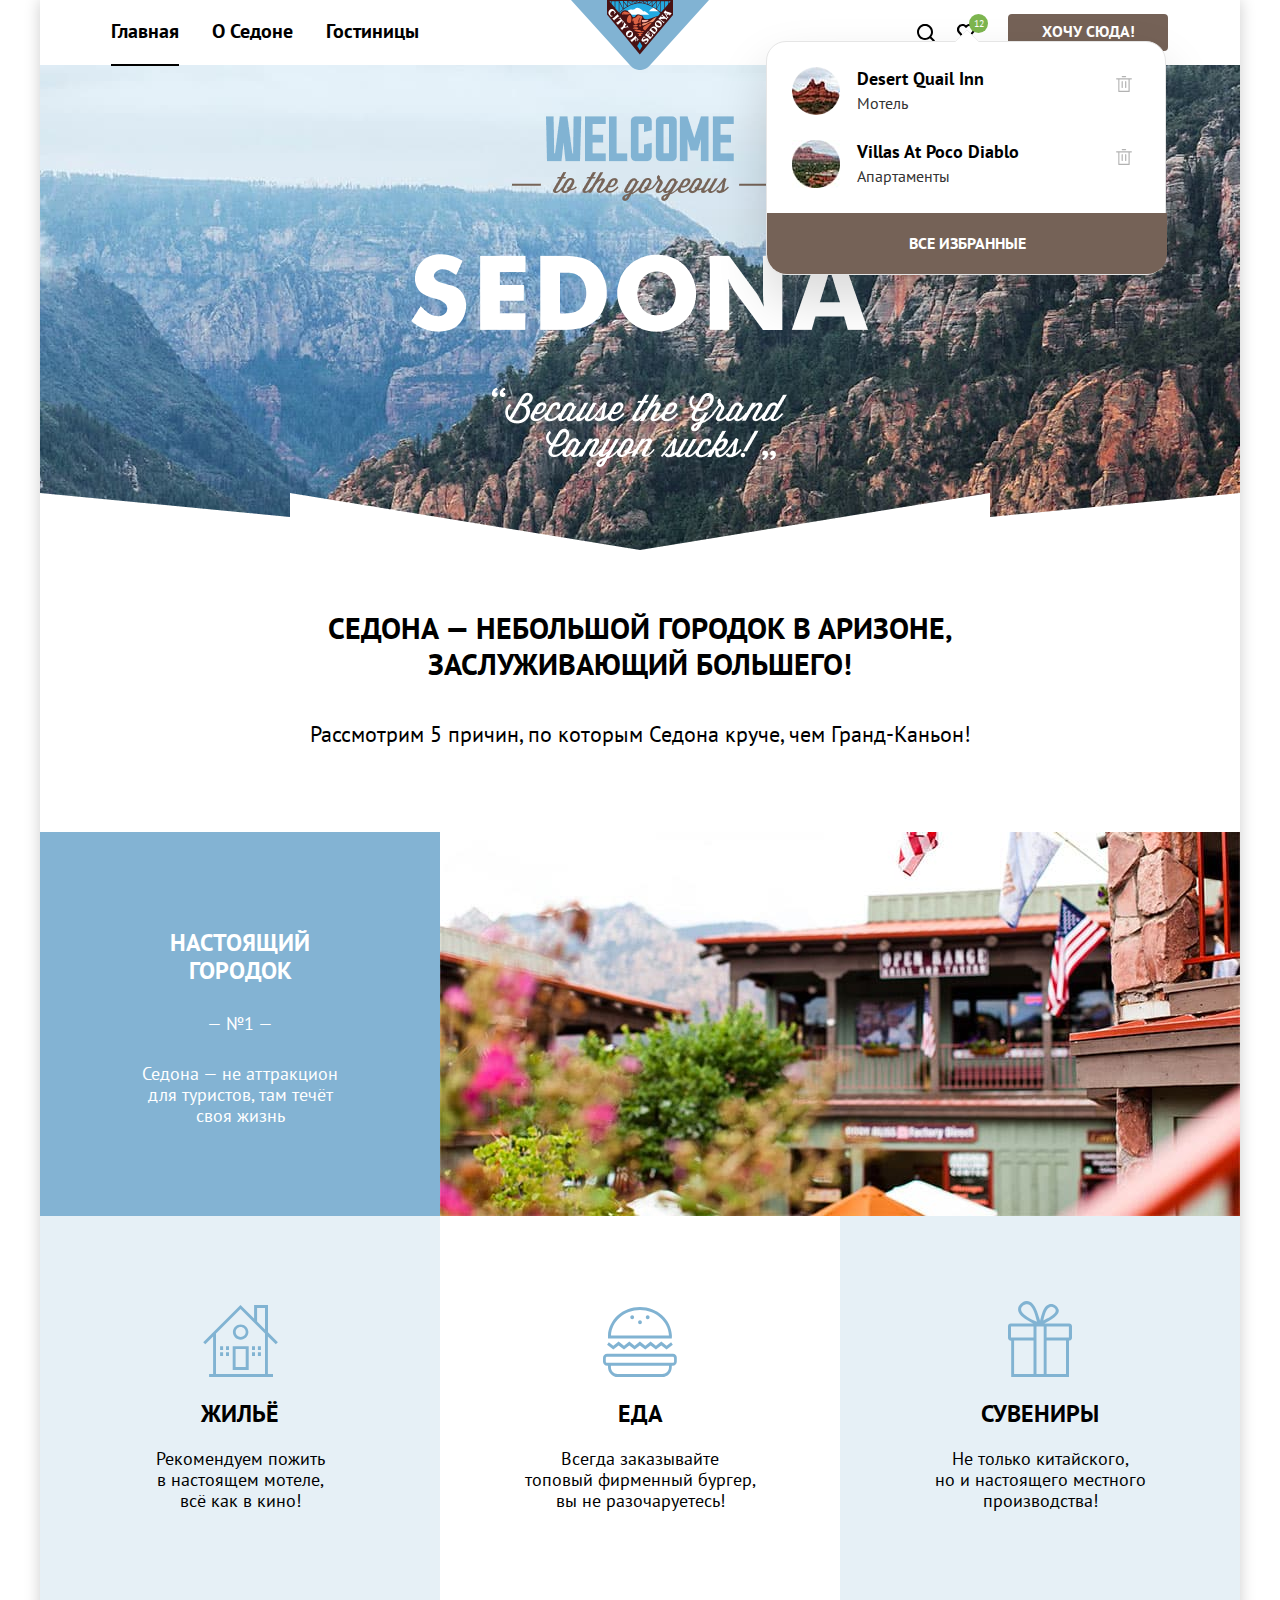
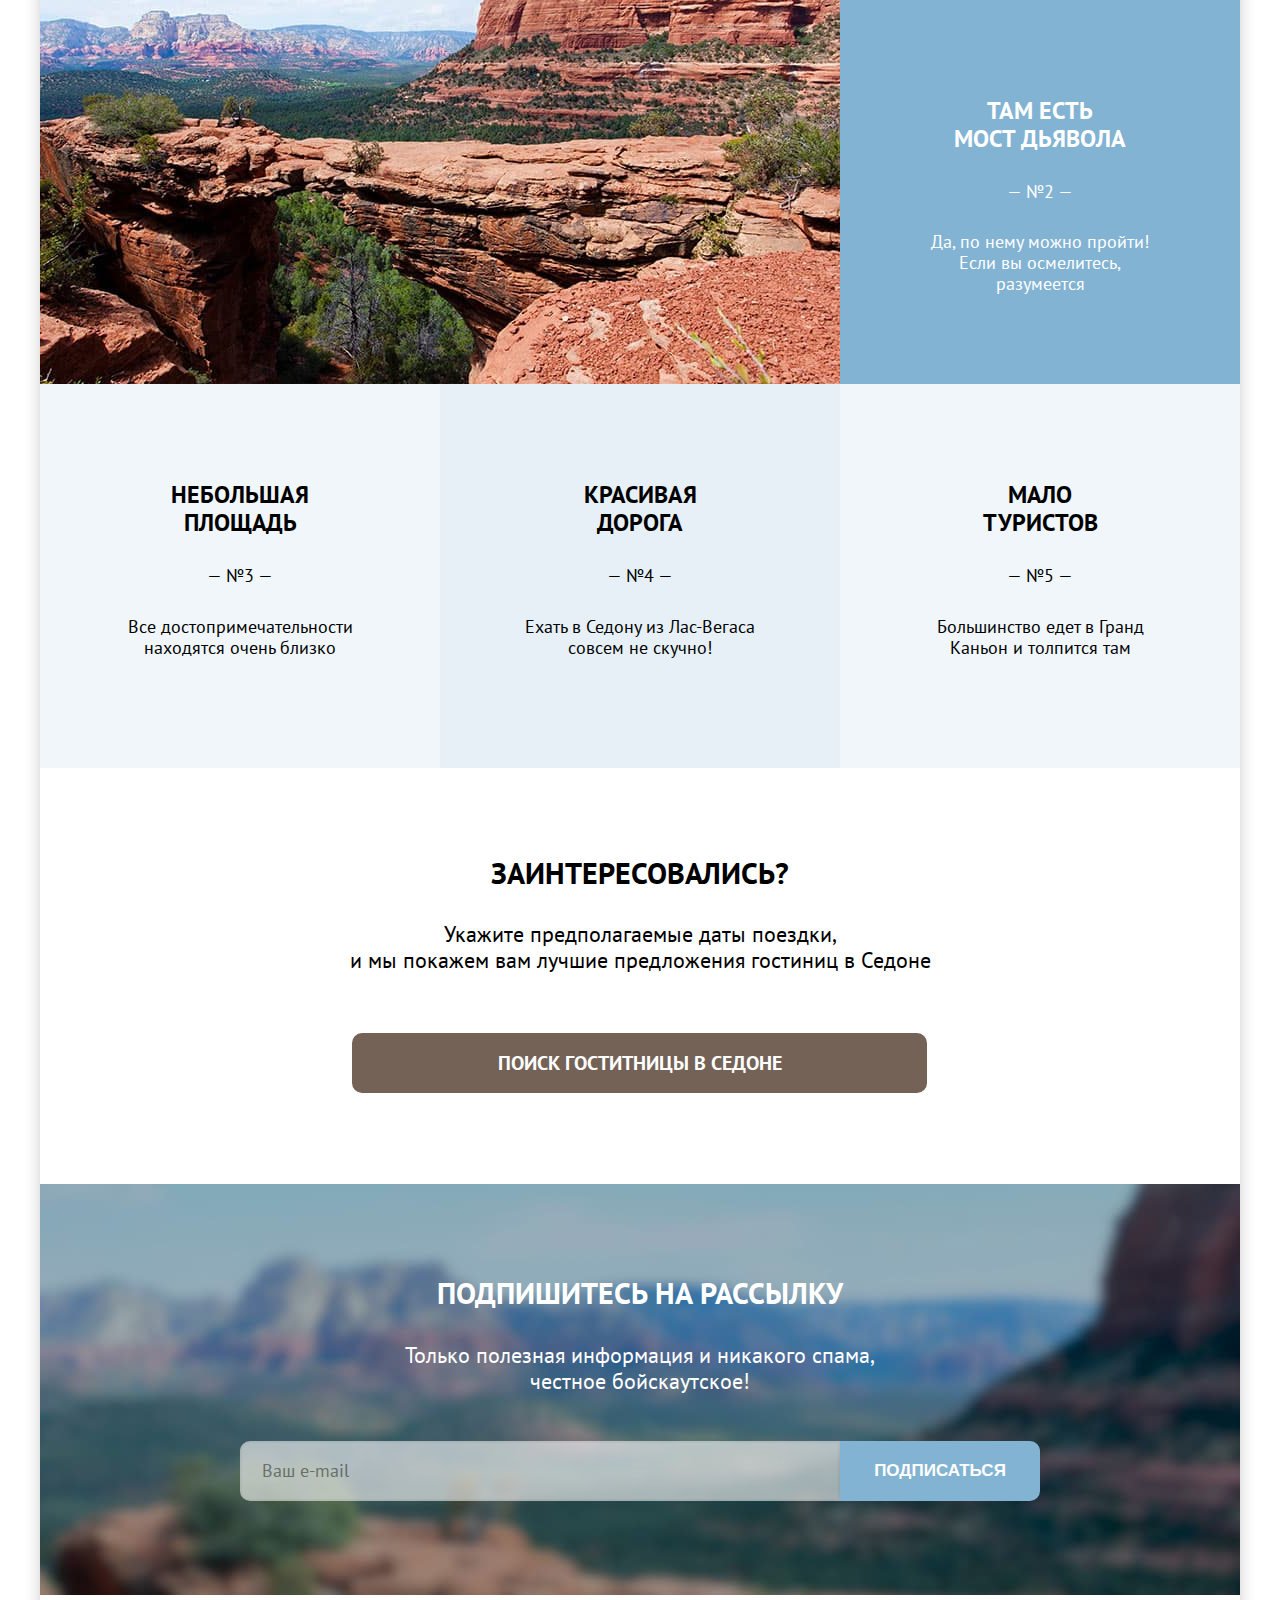
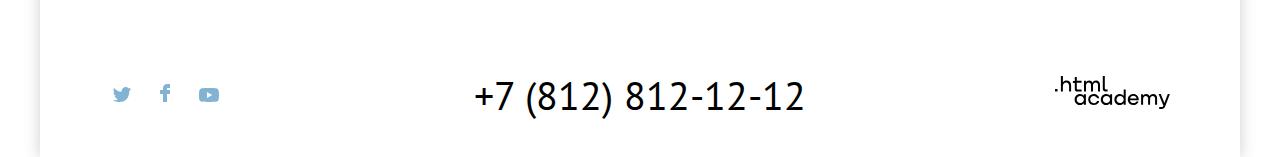
<file: index.html>
<!DOCTYPE html>
<html lang="ru">

<head>
  <link rel="icon" sizes="32x32" href="image/favicon.png" type="image/png">
  <meta charset="utf-8" />
  <title>HTML Academy: Седона</title>
  <link rel="stylesheet" href="styles/styles.css" />
</head>

<body>
  <div class="content-container">
    <header class="page-header">
      <nav class="navigation">
        <ul class="navigation-list">
          <li class="navigation-item">
            <a class="navigation-link navigation-link-current" href="index.html">Главная</a>
          </li>
          <li class="navigation-item">
            <a class="navigation-link" href="about.html">О Седоне</a>
          </li>
          <li class="navigation-item">
            <a class="navigation-link" href="catalog.html">Гостиницы</a>
          </li>
        </ul>
        <a class="logotype" href="index.html">
        <img class="logo" src="image/logo-sedona.svg" alt="Логотип туристического города Седона" width="138"
          height="70" /></a>
        <ul class="navigation-list navigation-user">
          <li class="navigation-item">
            <a class="navigation-link" href="#">
              <svg class="navigation-icon" aria-hidden="true" focusable="false" width="18" height="18" fill="none"
                xmlns="http://www.w3.org/2000/svg">
                <g clip-path="url(#a)">
                  <path
                    d="m18 16.5-3.7-3.7c1-1.3 1.7-3 1.7-4.9 0-4.4-3.6-8-8-8S0 3.6 0 8c0 4.4 3.6 8 8 8 1.8 0 3.5-.6 4.9-1.7l3.7 3.7 1.4-1.5ZM8 14c-3.3 0-6-2.7-6-6s2.7-6 6-6 6 2.7 6 6-2.7 6-6 6Z" />
                </g>
                <defs>
                  <path fill="#fff" d="M0 0h18v18H0z" />
                </defs>
              </svg>
              <span class="visually-hidden">Поиск</span>
            </a>
          </li>
          <li class="navigation-item">
            <a class="navigation-link" href="#">
              <svg class="navigation-icon" aria-hidden="true" focusable="false" width="18" height="17" fill="none"
                xmlns="http://www.w3.org/2000/svg">
                <path
                  d="M8.9 17a.9.9 0 0 1-.8-.4c-5.4-6.1-6.7-7.5-7-7.9A5.4 5.4 0 0 1 5.5 0C6.8 0 8 .5 9 1.3a5.46 5.46 0 0 1 9 4.1c0 1.3-.5 2.5-1.3 3.4l-7 7.9c-.2.2-.4.3-.8.3Zm-6-9.5c.3.4 3.5 4 6.1 6.9l6.2-7c.5-.5.7-1.2.7-2 0-1.8-1.5-3.3-3.3-3.3-1 0-2 .5-2.7 1.3-.3.3-.6.4-.9.4-.3 0-.6-.2-.8-.4-.7-.8-1.7-1.3-2.7-1.3-1.8 0-3.3 1.5-3.3 3.3-.1.9.3 1.6.7 2.1-.1 0-.1 0 0 0Z" />
              </svg>
              <span class="visually-hidden">Избранное</span>
            </a>
            <div class="favorites-selected">
              <span>12</span>
            </div>
            <!--в styles.css - display: flex; для открытия поповера-->
            <div class="popover">
              <div class="popover-content">
                <div class="popover-wrapper">
                  <button class="popover-button visually-hidden">
                    Закрыть
                  </button>
                  <ul class="popover-list">
                    <li class="popover-item">
                      <a class="card-favorite" href="#">
                        <img class="card-favorite-image" src="image/popover/hotel-3-small.jpg"
                          alt="Фото мотеля Desert Quail Inn" width="48" height="48" />
                        <h2 class="card-favorite-title">Desert Quail Inn</h2>
                        <p class="card-favorite-type">Мотель</p>
                      </a>
                      <button class="delete-button" type="button">
                        <svg width="16" height="16" xmlns="http://www.w3.org/2000/svg">
                          <path
                            d="M15.3 2.3H.6c-.3 0-.6.2-.6.5s.3.6.6.6h1.7v12c0 .3.3.6.6.6h10.2c.3 0 .6-.3.6-.6v-12h1.7c.3 0 .6-.3.6-.6s-.4-.5-.7-.5Zm-2.8 12.5H3.4V3.4h9.1v11.4ZM6.2 1.2h3.4c.3 0 .6-.3.6-.6S10 0 9.7 0H6.2c-.3 0-.5.3-.5.6s.2.6.5.6Z" />
                          <path
                            d="M6.2 12c.3 0 .6-.3.6-.6V5.7c0-.3-.3-.6-.6-.6s-.6.3-.6.6v5.7c.1.3.3.6.6.6ZM9.7 12c.3 0 .6-.3.6-.6V5.7c0-.3-.3-.6-.6-.6s-.6.4-.6.6v5.7c0 .3.2.6.6.6Z" />
                        </svg>
                        <span class="visually-hidden">Удалить из избранного</span>
                      </button>
                    </li>
                    <li class="popover-item">
                      <a class="card-favorite" href="#">
                        <img class="card-favorites-images" src="image/popover/hotel-2-small.jpg"
                          alt="Фото апартаментов Villas at Poco Diablo" width="48" height="48" />
                        <h2 class="card-favorite-title">
                          Villas at Poco Diablo
                        </h2>
                        <p class="card-favorite-type">Апартаменты</p>
                      </a>
                      <button class="delete-button" type="button">
                        <svg width="16" height="16" xmlns="http://www.w3.org/2000/svg">
                          <path
                            d="M15.3 2.3H.6c-.3 0-.6.2-.6.5s.3.6.6.6h1.7v12c0 .3.3.6.6.6h10.2c.3 0 .6-.3.6-.6v-12h1.7c.3 0 .6-.3.6-.6s-.4-.5-.7-.5Zm-2.8 12.5H3.4V3.4h9.1v11.4ZM6.2 1.2h3.4c.3 0 .6-.3.6-.6S10 0 9.7 0H6.2c-.3 0-.5.3-.5.6s.2.6.5.6Z" />
                          <path
                            d="M6.2 12c.3 0 .6-.3.6-.6V5.7c0-.3-.3-.6-.6-.6s-.6.3-.6.6v5.7c.1.3.3.6.6.6ZM9.7 12c.3 0 .6-.3.6-.6V5.7c0-.3-.3-.6-.6-.6s-.6.4-.6.6v5.7c0 .3.2.6.6.6Z" />
                        </svg>
                        <span class="visually-hidden">Удалить из избранного</span>
                      </button>
                    </li>
                  </ul>
                </div>
                <a class="hotel-btn all-favorite" href="#">Все избранные</a>
              </div>
            </div>
          </li>

          <li class="navigation-item">
            <a class="hotel-btn booking-want" href="#">Хочу сюда!</a>
          </li>
        </ul>
      </nav>
    </header>

    <main class="main-container main-index">
      <section class="welcome">
        <h1 class="visually-hidden">Туристический город Седона</h1>
        <img class="logo-index" src="image/welcome.png" alt="Логотип-приветствие туристического города Седона»"
          width="458" height="352" />
      </section>
      <div class="page-container">
        <section class="advantages">
          <h2 class="reason-title">Седона — небольшой городок в Аризоне, заслуживающий большего!</h2>
          <p class="reasons">Рассмотрим 5 причин, по которым Седона круче, чем Гранд-Каньон!</p>

          <ul class="advantages-list">
            <li class="advantages-foto">
              <div class="advantages-column-foto">
                <div class="advantages-box-1">
                  <h3 class="advantages-title">Настоящий <br />городок</h3>
                  <p class="advantages-number">— №1 —</p>
                  <p class="advantages-description-foto">Седона — не аттракцион для туристов, там течёт своя жизнь</p>         
                </div>
                <div>
                  <img class="advantages-img" src="image/photo-1.jpg" alt="Фото города Седона" width="800" height="384" />
                </div>
              </div>
            </li>

            <li class="advantages-hs-gft-rd">
              <div class="advantages-box box-house">
                <h3 class="advantages-title-hs-gft-rd">Жильё</h3>
                <p class="advantages-description-hs-gft-rd">Рекомендуем пожить <br />в настоящем мотеле, <br />всё как в кино!</p>
              </div>
            </li>
            <li class="advantages-item">
              <div class="advantages-box box-meal">
                <h3 class="advantages-title-hs-gft-rd">Еда</h3>
                <p class="advantages-description-hs-gft-rd">Всегда заказывайте <br />топовый фирменный бургер, <br />вы не разочаруетесь!</p>
              </div>
            </li>
            <li class="advantages-hs-gft-rd">
              <div class="advantages-box box-gifts">
                <h3 class="advantages-title-hs-gft-rd">Сувениры</h3>
                <p class="advantages-description-hs-gft-rd">Не только китайского, <br />но и настоящего местного <br />производства!</p>
              </div>
            </li>

            <li class="advantages-foto">
              <div class="advantages-column-foto">
                <div>
                  <img class="advantages-img" src="image/photo-2.jpg" alt="Фото моста дьявола" width="800" height="384" />
                </div>
                <div class="advantages-box-1">
                  <h3 class="advantages-title">Там есть <br />мост дьявола</h3>
                  <p class="advantages-number">— №2 —</p>
                  <p class="advantages-description-foto">Да, по нему можно пройти! Если вы осмелитесь, разумеется</p>
                </div>
              </div>
            </li>

            <li class="advantages-sq-tour">
              <div class="advantages-box">
                <h3 class="advantages-title">
                  Небольшая <br />
                  площадь
                </h3>
                <p class="advantages-number">— №3 —</p>
                <p class="advantages-description">Все достопримечательности находятся очень близко</p>
              </div>
            </li>
            <li class="advantages-hs-gft-rd">
              <div class="advantages-box">
                <h3 class="advantages-title">Красивая <br />дорога</h3>
                <p class="advantages-number">— №4 —</p>
                <p class="advantages-description">Ехать в Седону из Лас-Вегаса совсем не скучно!</p>
              </div>
            </li>
            <li class="advantages-sq-tour">
              <div class="advantages-box">
                <h3 class="advantages-title">Мало <br />туристов</h3>
                <p class="advantages-number">— №5 —</p>
                <p class="advantages-description">Большинство едет в Гранд Каньон и толпится там</p>
              </div>
            </li>
          </ul>
        </section>

        <section class="search">
          <h2>Заинтересовались?</h2>
          <p class="date">Укажите предполагаемые даты поездки, <br />и мы покажем вам лучшие предложения гостиниц в Седоне</p>
          <a class="booking-search" href="#">Поиск гоститницы в Седоне</a>
        </section>
      </div>
      <section class="newsletter">
        <h2 class="newsletter-subscription">Подпишитесь на рассылку</h2>
        <p>Только полезная информация и никакого спама,<br />честное бойскаутское!</p>
        <form class="newsletter-form" method="post">
          <p class="newsletter-email">
            <label class="visually-hidden" for="newsletter-email">Email</label>
            <input class="field" placeholder="Ваш e-mail" type="email" name="newsletter-email" id="newsletter-email"
              required /></p>
          <button class="button newsletter-button" type="submit">Подписаться</button>
        </form>
      </section>
    </main>

    <footer class="page-footer">
      <div class="page-footer-container">
        <section class="footer-social">
          <h2 class="visually-hidden">Мы в социальных сетях</h2>
          <ul class="footer-social-list">
            <li class="footer-social-item">
              <a class="social-link" href="#">
                <svg class="footer-icon" aria-hidden="true" focusable="false" width="18" height="15" fill="none"
                  xmlns="http://www.w3.org/2000/svg">
                  <g clip-path="url(#a)">
                    <path
                      d="M11.6.2c1.8-.5 3.2.3 3.8 1.2.7-.2 1.4-.5 2.1-.7 0 .9-.6 1.5-.9 1.8.7.1 1.4-.6 1.4-.6-.2 1-1.1 1.8-1.7 2C16.1 10.7 13 15.1 5.7 15h-.5c-.4 0-4.4-.5-5.2-1.9 2.4.2 4.1-.4 5-1.2-1-.3-2.9-.4-3.2-2.9.4.1.6.2 1.3.1C1.8 8.3.4 7.5.5 5.3c.3.3 1.1.5 1.4.5C1.1 5.6-.2 2.5.9.9c1.9 1.9 4 3.6 7.6 3.8C8.7 2.3 9.7.8 11.6.2Z" />
                  </g>
                  <defs>
                    <path d="M0 0h18v15H0z" />
                  </defs>
                </svg>
                <span class="visually-hidden">Twitter</span>
              </a>
            </li>
            <li class="footer-social-item">
              <a class="social-link" href="#">
                <svg class="footer-icon" aria-hidden="true" focusable="false" width="10" height="18" fill="none"
                  xmlns="http://www.w3.org/2000/svg">
                  <path d="M7 0C4.8 0 3 1.8 3 4v2H0v4h3v8h4v-8h3V6H7V4h3V0H7Z" />
                </svg>
                <span class="visually-hidden">Facebook</span>
              </a>
            </li>
            <li class="footer-social-item">
              <a class="social-link" href="#">
                <svg class="footer-icon" aria-hidden="true" focusable="false" width="20" height="14" fill="none"
                  xmlns="http://www.w3.org/2000/svg">
                  <path fill-rule="evenodd" clip-rule="evenodd"
                    d="M17.81.42c.86.23 1.54.9 1.77 1.77C20 3.75 20 7 20 7s0 3.26-.42 4.81a2.5 2.5 0 0 1-1.77 1.77C16.25 14 10 14 10 14s-6.25 0-7.81-.42a2.5 2.5 0 0 1-1.77-1.77C0 10.26 0 7 0 7s0-3.25.42-4.81A2.5 2.5 0 0 1 2.19.42C3.75 0 10 0 10 0s6.25 0 7.81.42ZM13.2 7 8 10V4l5.2 3Z" />
                </svg>
                <span class="visually-hidden">YouTube</span>
              </a>
            </li>
          </ul>
        </section>

        <section class="footer-contacts-phone">
          <h2 class="visually-hidden">Контакты</h2>
          <a class="footer-contacts-phone-2" href="tel:+78128121212">+7 (812) 812-12-12</a>
        </section>

        <section class="made-in">
          <h2 class="visually-hidden">Сделано в .html academy</h2>
          <a class="htmlacademy-link" href="https://htmlacademy.ru/">
            <svg class="logo-html-icon" aria-hidden="true" focusable="false" width="115" height="34" fill="none"
              xmlns="http://www.w3.org/2000/svg">
              <path
                d="M0 12.9v2.6h2.5v-2.6H0Zm11.6-8.4c-1.6 0-2.8.7-3.6 1.7h-.1V0h-2v15.5h2v-5.3c0-2.1 1.3-3.6 3.3-3.6 1.8 0 2.9 1.4 2.9 3.2v5.7h2V9.4c.1-3-1.8-4.9-4.5-4.9Zm15 .3h-4.8V1.1h-2v3.8h-1.9v2h1.9v6c0 1.7 1 2.7 2.7 2.7h4.1v-2h-3.7c-.7 0-1.1-.4-1.1-1.1V6.8h4.8v-2Zm14.5-.2c-1.6 0-2.9.8-3.5 2.1h-.1c-.6-1.2-1.8-2.1-3.4-2.1-1.4 0-2.5.8-3.1 1.8h-.1V4.8H29v10.6h2V10c0-2 1-3.5 2.6-3.5 1.5 0 2.4 1 2.4 2.6v6.3h2V9.8c0-2.4 1.4-3.3 2.6-3.3 1.5 0 2.4 1 2.4 2.6v6.3h2V8.9c.1-2.5-1.4-4.3-3.9-4.3Zm6.7 8.1c0 1.7 1 2.7 2.8 2.7h2v-2h-1.7c-.7 0-1.1-.4-1.1-1.1V0h-2v12.7Zm-18.9 7c-.9-1.1-2.2-1.8-3.9-1.8-3.1 0-5.4 2.3-5.4 5.6s2.3 5.6 5.4 5.6c1.8 0 3-.8 3.8-1.9h.1v1.6h2V18.2h-2v1.5Zm-3.6 7.4c-2.2 0-3.6-1.6-3.6-3.6s1.4-3.6 3.6-3.6 3.6 1.6 3.6 3.6c0 1.9-1.4 3.6-3.6 3.6ZM44.2 22c-.5-2.4-2.6-4.1-5.4-4.1a5.4 5.4 0 0 0-5.6 5.6c0 3.1 2.2 5.6 5.6 5.6 2.8 0 4.9-1.8 5.4-4.2h-2.1a3.4 3.4 0 0 1-3.3 2.3c-2.2 0-3.6-1.6-3.6-3.6s1.4-3.6 3.6-3.6c1.6 0 2.8 1 3.3 2.2h2.1V22Zm10.9-2.3c-.9-1.1-2.2-1.8-3.9-1.8-3.1 0-5.4 2.3-5.4 5.6s2.3 5.6 5.4 5.6c1.8 0 3-.8 3.8-1.9h.1v1.6h2V18.2h-2v1.5Zm-3.6 7.4c-2.2 0-3.6-1.6-3.6-3.6s1.4-3.6 3.6-3.6 3.6 1.6 3.6 3.6c0 1.9-1.5 3.6-3.6 3.6Zm17.2-7.3c-.9-1.1-2.2-1.9-3.9-1.9-3.1 0-5.4 2.3-5.4 5.6s2.2 5.6 5.4 5.6c1.7 0 3-.8 3.8-1.8h.1v1.5h2V13.4h-2v6.4Zm-3.6 7.3c-2.2 0-3.6-1.6-3.6-3.6s1.4-3.6 3.6-3.6 3.6 1.6 3.6 3.6c-.1 2-1.5 3.6-3.6 3.6Zm13.2-9.2c-3.3 0-5.5 2.5-5.5 5.6 0 3 2.1 5.6 5.5 5.6 2.5 0 4.5-1.3 5.2-3.6h-2.1c-.5 1-1.6 1.6-3 1.6-1.9 0-3.3-1.3-3.4-2.9h8.8c.2-3.6-2-6.3-5.5-6.3Zm0 1.9c1.7 0 3 1 3.3 2.6h-6.5c.3-1.5 1.5-2.6 3.2-2.6Zm19.9-1.9c-1.6 0-2.9.8-3.6 2h-.1c-.6-1.2-1.8-2-3.4-2-1.4 0-2.5.7-3.1 1.8v-1.5h-1.9v10.6h2v-5.4c0-2 1-3.4 2.6-3.5 1.5 0 2.4 1 2.4 2.6v6.3h2v-5.6c0-2.4 1.4-3.3 2.6-3.3 1.5 0 2.4 1 2.4 2.6v6.3h2v-6.5c.1-2.6-1.4-4.4-3.9-4.4Zm11.2 9.1-3.6-8.9h-2.2l4.8 11.6c-.3.9-.7 1.2-1.7 1.2h-2.5v2h2.5c1.8 0 2.8-.8 3.5-2.6l4.7-12.2h-2.1l-3.4 8.9Z" />
            </svg>
          </a>
        </section>
      </div>
    </footer>
    <!--в styles.css - display: flex; для открытия модального окна-->
    <div class="modal-container">
      <div class="modal modal-search">
        <button class="modal-close-button">
          <span class="visually-hidden">Закрыть</span>
        </button>
        <section class="modal-content">
          <h2 class="modal-title">Поиск гостиницы в Седоне</h2>
          <form class="modal-form" action="https://echo.htmlacademy.ru/" method="get">
            <p class="field-group to-book-form-date">
              <label class="form-label label-form" for="to-book-date-arrival">Дата заезда:</label>
              <input type="text" class="to-book-date-arrival" id="to-book-date-arrival" name="to-book-date"
                placeholder="27 апреля 2020" required />
              <span class="input-message input-message-error">Мы не можем отправить вас в прошлое.</span>
            </p>
            <p class="field-group to-book-form-date">
              <label class="form-label label-form" for="to-book-date-departure">Дата выезда:</label>
              <input type="text" class="to-book-date-departure" id="to-book-date-departure" name="to-book-date"
                placeholder="1 сентября 2021" />
              <span class="input-message">На эти даты есть свободные номера. Пока есть.</span>
            </p>
            <div class="person">
              <div class="field-group to-book-form-person">
                <label class="form-label form-label-adult" for="to-book-person-adult">Взрослые:</label>
                <div class="input-controls-wrapper input-adult">
                  <div class="input-controls">
                    <button class="input-button decrease" type="button">
                      <span class="visually-hidden">Уменьшить на 1</span>
                    </button>
                    <button class="input-button increase" type="button">
                      <span class="visually-hidden">Увеличить на 1</span>
                    </button>
                  </div>
                  <input type="number" class="to-book-person input-adult" id="to-book-person-adult"
                    name="to-book-person-adult" placeholder="2" min="0" />
                </div>
              </div>
              <div class="field-group to-book-form-person">
                <label class="form-label form-label-children" for="to-book-person-children">Дети:</label>
                <div class="children-info">
                  <button class="add-info" type="button">i</button>
                  <div class="children-block children-block-close">
                    <p class="children-text">Укажите количество детей, которые будут с вами, возрасткоторых от 6 до 18 лет. Дети до 6 лет размещаютсябесплатно.</p>
                  </div>
                </div>
                <div class="input-controls-wrapper input-children">
                  <div class="input-controls">
                    <button class="input-button decrease" type="button">
                      <span class="visually-hidden">Уменьшить на 1</span>
                    </button>
                    <button class="input-button increase" type="button">
                      <span class="visually-hidden">Увеличить на 1</span>
                    </button>
                  </div>
                  <input type="number" class="to-book-person to-book-person-children" id="to-book-person-children"
                    name="to-book-person-children" placeholder="1" min="0" />
                </div>
              </div>
            </div>
            <button class="button to-book-search" type="submit">Найти</button>
          </form>
        </section>
      </div>
    </div>
  </div>
</body>

</html>
</file>
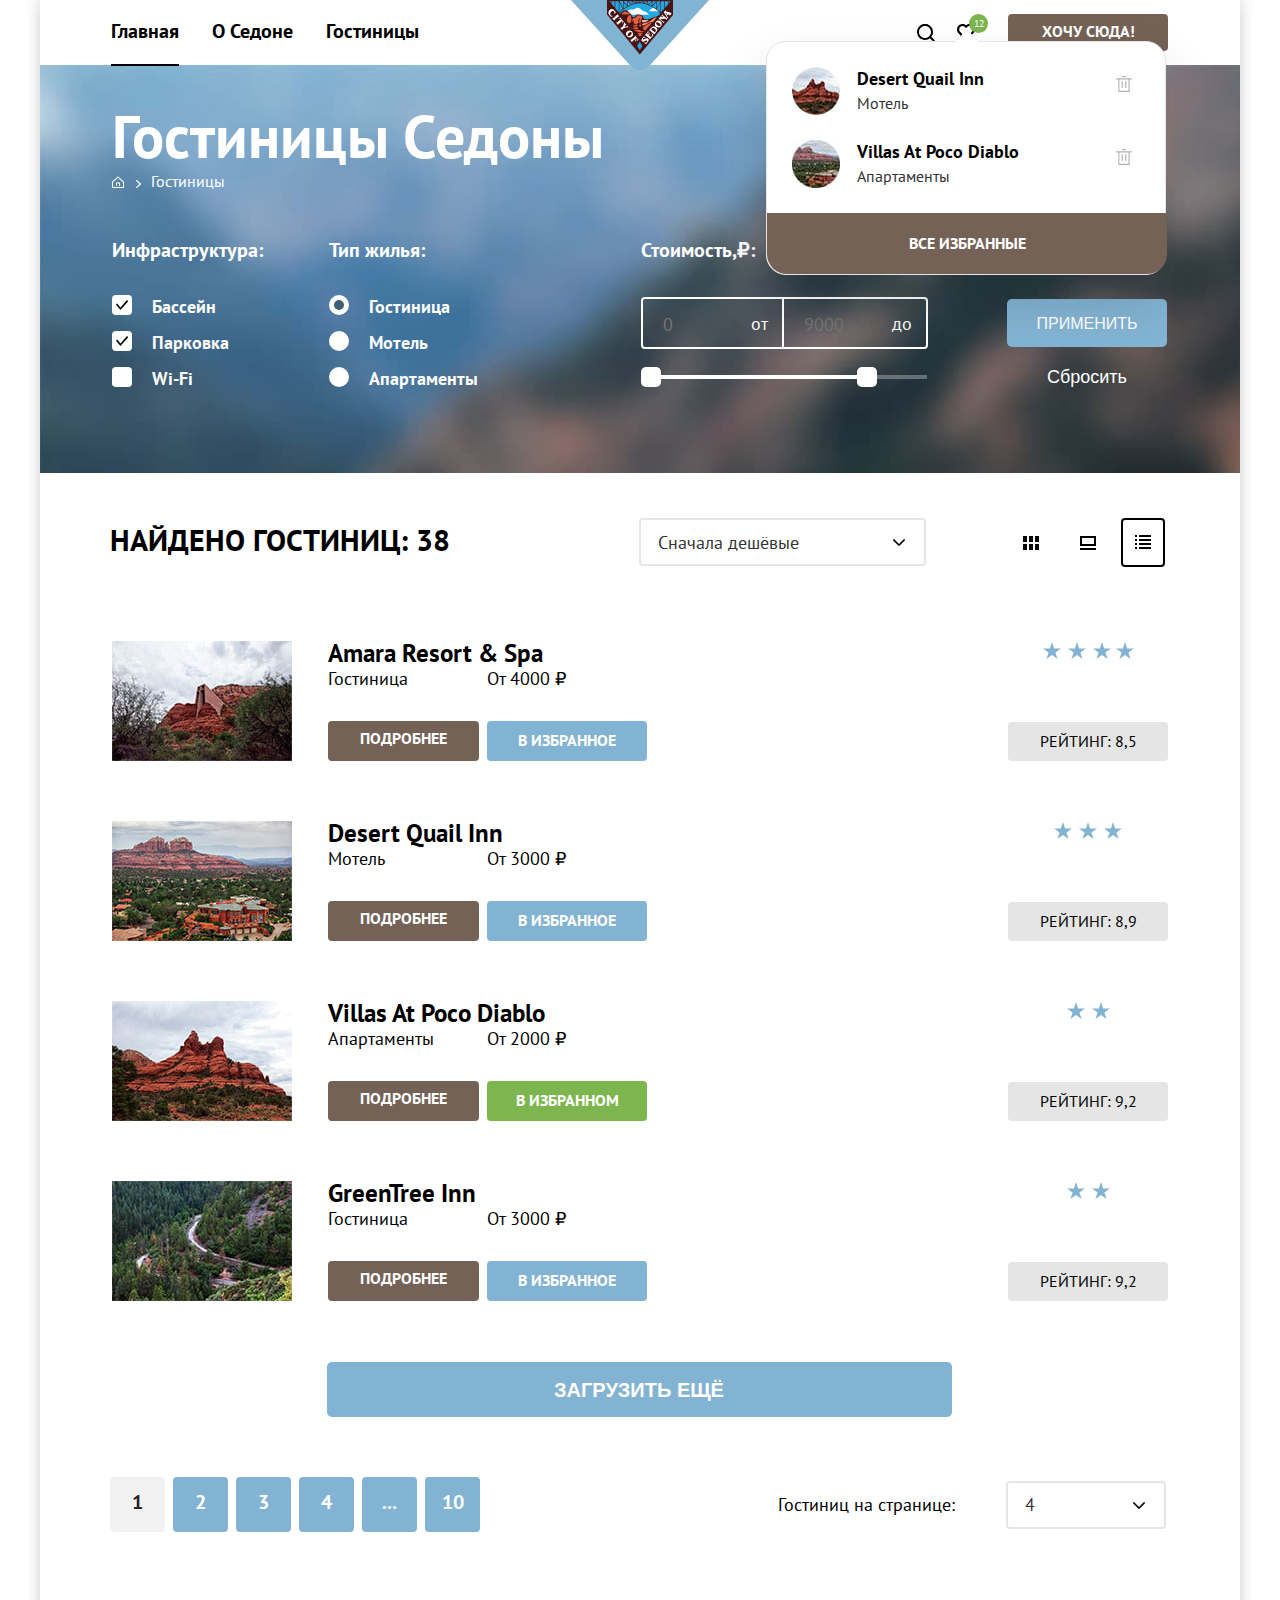
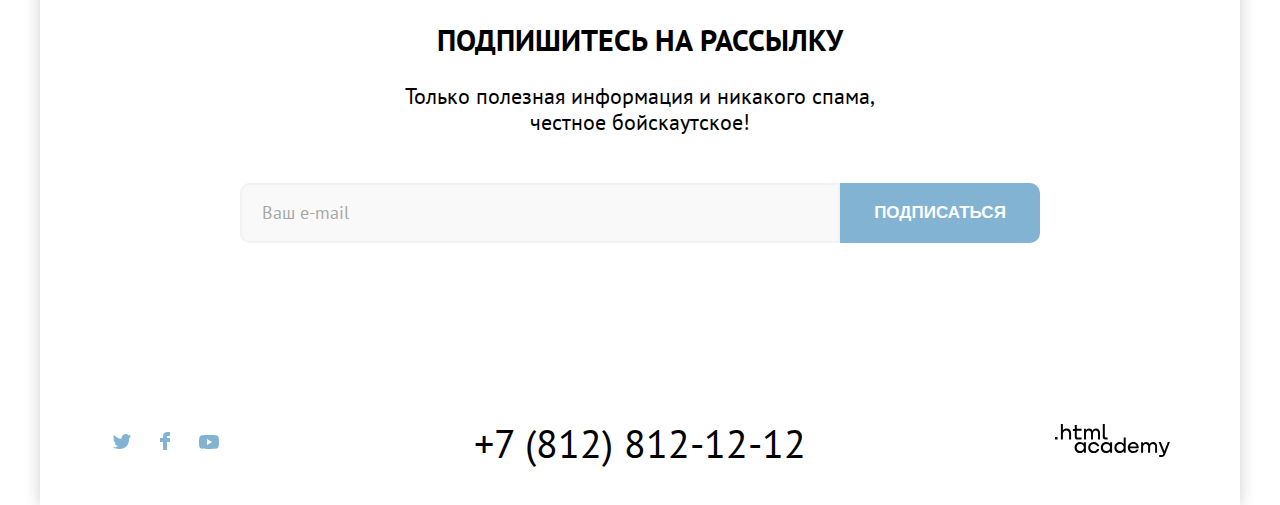
<file: catalog.html>
<!DOCTYPE html>
<html lang="ru">

<head>
  <meta charset="utf-8" />
  <title>catalog</title>
  <link rel="icon" sizes="32x32" href="image/favicon.png" type="image/png">
  <link rel="stylesheet" href="styles/styles.css" />
</head>

<body>
  <div class="content-container">
    <header class="page-header">
      <nav class="navigation">
        <ul class="navigation-list">
          <li class="navigation-item">
            <a class="navigation-link navigation-link-current" href="index.html">Главная</a>
          </li>
          <li class="navigation-item">
            <a class="navigation-link" href="about.html">О Седоне</a>
          </li>
          <li class="navigation-item">
            <a class="navigation-link" href="catalog.html">Гостиницы</a>
          </li>
        </ul>
        <a class="logotype" href="index.html">
        <img class="logo" src="image/logo-sedona.svg" alt="Логотип туристического города Седона" width="138"
          height="70" /></a>
        <ul class="navigation-list navigation-user">
          <li class="navigation-item">
            <a class="navigation-link" href="#">
              <svg class="navigation-icon" aria-hidden="true" focusable="false" width="18" height="18" fill="none"
                xmlns="http://www.w3.org/2000/svg">
                <g clip-path="url(#a)">
                  <path
                    d="m18 16.5-3.7-3.7c1-1.3 1.7-3 1.7-4.9 0-4.4-3.6-8-8-8S0 3.6 0 8c0 4.4 3.6 8 8 8 1.8 0 3.5-.6 4.9-1.7l3.7 3.7 1.4-1.5ZM8 14c-3.3 0-6-2.7-6-6s2.7-6 6-6 6 2.7 6 6-2.7 6-6 6Z" />
                </g>
                <defs>
                  <path fill="#fff" d="M0 0h18v18H0z" />
                </defs>
              </svg>
              <span class="visually-hidden">Поиск</span>
            </a>
          </li>
          <li class="navigation-item">
            <a class="navigation-link" href="#">
              <svg class="navigation-icon" aria-hidden="true" focusable="false" width="18" height="17" fill="none"
                xmlns="http://www.w3.org/2000/svg">
                <path
                  d="M8.9 17a.9.9 0 0 1-.8-.4c-5.4-6.1-6.7-7.5-7-7.9A5.4 5.4 0 0 1 5.5 0C6.8 0 8 .5 9 1.3a5.46 5.46 0 0 1 9 4.1c0 1.3-.5 2.5-1.3 3.4l-7 7.9c-.2.2-.4.3-.8.3Zm-6-9.5c.3.4 3.5 4 6.1 6.9l6.2-7c.5-.5.7-1.2.7-2 0-1.8-1.5-3.3-3.3-3.3-1 0-2 .5-2.7 1.3-.3.3-.6.4-.9.4-.3 0-.6-.2-.8-.4-.7-.8-1.7-1.3-2.7-1.3-1.8 0-3.3 1.5-3.3 3.3-.1.9.3 1.6.7 2.1-.1 0-.1 0 0 0Z" />
              </svg>
              <span class="visually-hidden">Избранное</span>
            </a>
            <div class="favorites-selected">
              <span>12</span>
            </div>
            <!--в styles.css - display: flex; для открытия поповера-->
            <div class="popover">
              <div class="popover-content">
                <div class="popover-wrapper">
                  <button class="popover-button visually-hidden">
                    Закрыть
                  </button>
                  <ul class="popover-list">
                    <li class="popover-item">
                      <a class="card-favorite" href="#">
                        <img class="card-favorite-image" src="image/popover/hotel-3-small.jpg"
                          alt="Фото мотеля Desert Quail Inn" width="48" height="48" />
                        <h2 class="card-favorite-title">Desert Quail Inn</h2>
                        <p class="card-favorite-type">Мотель</p>
                      </a>
                      <button class="delete-button" type="button">
                        <svg width="16" height="16" xmlns="http://www.w3.org/2000/svg">
                          <path
                            d="M15.3 2.3H.6c-.3 0-.6.2-.6.5s.3.6.6.6h1.7v12c0 .3.3.6.6.6h10.2c.3 0 .6-.3.6-.6v-12h1.7c.3 0 .6-.3.6-.6s-.4-.5-.7-.5Zm-2.8 12.5H3.4V3.4h9.1v11.4ZM6.2 1.2h3.4c.3 0 .6-.3.6-.6S10 0 9.7 0H6.2c-.3 0-.5.3-.5.6s.2.6.5.6Z" />
                          <path
                            d="M6.2 12c.3 0 .6-.3.6-.6V5.7c0-.3-.3-.6-.6-.6s-.6.3-.6.6v5.7c.1.3.3.6.6.6ZM9.7 12c.3 0 .6-.3.6-.6V5.7c0-.3-.3-.6-.6-.6s-.6.4-.6.6v5.7c0 .3.2.6.6.6Z" />
                        </svg>
                        <span class="visually-hidden">Удалить из избранного</span>
                      </button>
                    </li>
                    <li class="popover-item">
                      <a class="card-favorite" href="#">
                        <img class="card-favorites-images" src="image/popover/hotel-2-small.jpg"
                          alt="Фото апартаментов Villas at Poco Diablo" width="48" height="48" />
                        <h2 class="card-favorite-title">
                          Villas at Poco Diablo
                        </h2>
                        <p class="card-favorite-type">Апартаменты</p>
                      </a>
                      <button class="delete-button" type="button">
                        <svg width="16" height="16" xmlns="http://www.w3.org/2000/svg">
                          <path
                            d="M15.3 2.3H.6c-.3 0-.6.2-.6.5s.3.6.6.6h1.7v12c0 .3.3.6.6.6h10.2c.3 0 .6-.3.6-.6v-12h1.7c.3 0 .6-.3.6-.6s-.4-.5-.7-.5Zm-2.8 12.5H3.4V3.4h9.1v11.4ZM6.2 1.2h3.4c.3 0 .6-.3.6-.6S10 0 9.7 0H6.2c-.3 0-.5.3-.5.6s.2.6.5.6Z" />
                          <path
                            d="M6.2 12c.3 0 .6-.3.6-.6V5.7c0-.3-.3-.6-.6-.6s-.6.3-.6.6v5.7c.1.3.3.6.6.6ZM9.7 12c.3 0 .6-.3.6-.6V5.7c0-.3-.3-.6-.6-.6s-.6.4-.6.6v5.7c0 .3.2.6.6.6Z" />
                        </svg>
                        <span class="visually-hidden">Удалить из избранного</span>
                      </button>
                    </li>
                  </ul>
                </div>
                <a class="hotel-btn all-favorite" href="#">Все избранные</a>
              </div>
            </div>
          </li>
          <li class="navigation-item">
            <a class="hotel-btn booking-want" href="#">Хочу сюда!</a>
          </li>
        </ul>
      </nav>
    </header>

    <main class="main-inner">
      <div class="hotel-search">
        <div class="hotel-search-type">
          <header class="inner-header">
            <h1 class="inner-header-title">Гостиницы Седоны</h1>
            <ul class="breadcrumbs">
              <li class="breadcrumbs-item">
                <a class="breadcrumbs-link" href="index.html"><img src="image/catalog/home-main.svg" alt="Главная"
                    width="12" height="12" /></a>
              </li>
              <li class="breadcrumbs-item">
                <img src="image/vector.svg" alt="Стрелка" width="5" height="8">
              </li>
              <li class="breadcrumbs-item">
                <a class="breadcrumbs-link">Гостиницы</a>
              </li>
            </ul>

            <section class="catalog-hotel">
              <h2 class="visually-hidden">Фильтры для поиска гостиницы</h2>
              <form class="catalog-filter" action="https://echo.htmlacademy.ru/" method="get">
                <fieldset class="catalog-filter-group-infrastructure">
                  <legend class="catalog-filter-title">Инфраструктура:</legend>
                  <div class="control-list">
                    <label class="control">
                      <input class="visually-hidden control-input" type="checkbox" name="swimming-pool" checked />
                      <span class="control-mark"></span>
                      <span class="control-label">Бассейн</span>
                    </label>
                    <label class="control">
                      <input class="visually-hidden control-input" type="checkbox" name="parking" checked />
                      <span class="control-mark"></span>
                      <span class="control-label">Парковка</span>
                    </label>
                    <label class="control">
                      <input class="visually-hidden control-input" type="checkbox" name="wi-fi" />
                      <span class="control-mark"></span>
                      <span class="control-label">Wi-Fi</span>
                    </label>
                  </div>
                </fieldset>

                <fieldset class="catalog-filter-group-type">
                  <legend class="catalog-filter-title">Тип жилья:</legend>
                  <ul class="catalog-filter-list">
                    <li class="catalog-filter-item"> 
                      <label class="control">
                        <input class="visually-hidden control-input" type="radio" name="type-hotel" value="hotel"
                          checked />
                        <span class="control-mark"></span>
                        <span class="control-label">Гостиница</span>
                      </label>
                    </li>
                    <li class="catalog-filter-item">
                      <label class="control">
                        <input class="visually-hidden control-input" type="radio" name="type-hotel" value="motel" />
                        <span class="control-mark"></span>
                        <span class="control-label">Мотель</span>
                      </label>
                    </li>
                    <li class="catalog-filter-item">
                      <label class="control">
                        <input class="visually-hidden control-input" type="radio" name="type-hotel" value="apartment" />
                        <span class="control-mark"></span>
                        <span class="control-label">Апартаменты</span>
                      </label>
                    </li>
                  </ul>
                </fieldset>

                <fieldset class="catalog-filter-group-price">
                  <legend class="catalog-filter-title2">Стоимость,₽:</legend>
                  <div class="range">
                    <div class="range-wrapper-inputs">
                      <label class="catalog-filter-label input-price-min">
                        <input class="catalog-filter-input-price" type="number" name="min-price" placeholder="0" />
                        <span class="catalog-filter-input">от</span>
                      </label>
                      <label class="catalog-filter-label input-price-max">
                        <input class="catalog-filter-input-price" type="number" name="max-price" placeholder="9000" />
                        <span class="catalog-filter-input">до</span>
                      </label>
                    </div>

                    <div class="range-scale">
                      <div class="range-bar" style="left: 10px; width: 216px">
                        <button class="range-toggle toggle-min" type="button">
                          <span class="visually-hidden">Изменить минимальную цену.</span>
                        </button>
                        <button class="range-toggle toggle-max" type="button">
                          <span class="visually-hidden">Изменить максимальную цену.</span>
                        </button>
                      </div>
                    </div>
                  </div>
                </fieldset>

                <div class="apply-reset-button">
                  <button class="button-apply" type="submit">Применить</button>
                  <button class="button-reset" type="reset">Сбросить</button>
                </div>
              </form>
            </section>
          </header>
        </div>
      </div>
      <div class="page-container">
        <section>
          <div class="sorting-container">
            <div>
              <h2 class="price-list">Найдено гостиниц: 38</h2>
            </div>
            <form class="sorting-type">
              <label class="visually-hidden" for="sorting">Сортировка</label>
              <select class="select-control" id="sorting" name="sorting">
                <option value="popular">Сначала популярные</option>
                <option value="cheap" selected>Сначала дешёвые</option>
                <option value="expensive">Сначала дорогие</option>
              </select>
              <button class="visually-hidden" type="submit">
                Отсортировать гостиницы
              </button>
            </form>
            <div class="card-display">
              <a href="#" class="card-grid-toggle">
                <svg width="16" height="14" fill="none" xmlns="http://www.w3.org/2000/svg">
                  <path d="M4 0H0v6h4V0Zm12 0h-4v6h4V0Zm-6 0H6v6h4V0ZM4 8H0v6h4V8Zm12 0h-4v6h4V8Zm-6 0H6v6h4V8Z"
                    fill="#000" />
                </svg>
                <span class="visually-hidden">Показать карточки</span>
              </a>
              <a class="card-grid-toggle active" href="#">
                <svg width="16" height="14" fill="none" xmlns="http://www.w3.org/2000/svg">
                  <path d="M16 12H0v2h16v-2ZM14 2v6H2V2h12Zm2-2H0v10h16V0Z" fill="#000" />
                </svg>
                <span class="visually-hidden">Показать слайды</span>
              </a>
              <a href="https://htmlacademy.ru/" class="card-grid-toggle-current">
                <div>
                  <svg width="16" height="14" fill="none" xmlns="http://www.w3.org/2000/svg">
                    <path
                      d="M2 0H0v2h2V0Zm14 0H4v2h12V0ZM2 4H0v2h2V4Zm14 0H4v2h12V4ZM2 8H0v2h2V8Zm14 0H4v2h12V8ZM2 12H0v2h2v-2Zm14 0H4v2h12v-2Z"
                      fill="#000" />
                  </svg>
                </div>
                <span class="visually-hidden">Показать список</span>
              </a>
            </div>
          </div>

          <ul class="hotel-list">
            <li class="hotel-card">
              <a class="hotel-card-link" href="hotel.html">
                <img class="hotel-card-image" src="image/catalog/hotel-1.jpg"
                  alt="Фото гостиницы Amara Resort &#38; Spa" width="180" height="120" /></a>
              <a class="hotel-card-title" href="#">
                <h3>Amara Resort &#38; Spa</h3>
              </a>
              <span class="hotel-card-type">Гостиница</span>
              <span class="hotel-card-price">От 4000 ₽</span>
              <a class="hotel-btn show-more" href="#">Подробнее</a>
              <a class="hotel-add-favourit" href="#">В избранное</a>
              <img class="stars" src="image/catalog/star-4.svg" alt="Четыре звезды" width="91" height="17" />
              <span class="rating">Рейтинг: 8,5</span>
            </li>
            <li class="hotel-card">
              <a class="hotel-card-link" href="hotel.html">
                <img class="hotel-card-image" src="image/catalog/hotel-2.jpg" alt="Фото мотеля Desert Quail Inn"
                  width="180" height="120" /></a>
              <a class="hotel-card-title" href="#">
                <h3>Desert Quail Inn</h3>
              </a>
              <span class="hotel-card-type">Мотель</span>
              <span class="hotel-card-price">От 3000 ₽</span>
              <a class="hotel-btn show-more" href="#">Подробнее</a>
              <a class="hotel-add-favourit" href="#">В избранное</a>
              <img class="stars" src="image/catalog/star-3.svg" alt="Три звезды" width="68" height="17" />
              <span class="rating">Рейтинг: 8,9</span>
            </li>
            <li class="hotel-card">
              <a class="hotel-card-link" href="hotel.html">
                <img class="hotel-card-image" src="image/catalog/hotel-3.jpg"
                  alt="Фото апартаментов Villas at Poco Diablo" width="180" height="120" /></a>
              <a class="hotel-card-title" href="#">
                <h3>Villas at Poco Diablo</h3>
              </a>
              <span class="hotel-card-type">Апартаменты</span>
              <span class="hotel-card-price">От 2000 ₽</span>
              <a class="hotel-btn show-more" href="#">Подробнее</a>
              <a class="hotel-add-favourit select" href="#">В избранном</a>
              <img class="stars" src="image/catalog/star-2.svg" alt="Две звезды" width="43" height="17" />
              <span class="rating">Рейтинг: 9,2</span>
            </li>
            <li class="hotel-card">
              <a class="hotel-card-link" href="hotel.html">
                <img class="hotel-card-image" src="image/catalog/hotel-4.jpg" alt="Фото гостиницы GreenTree Inn"
                  width="180" height="120" /></a>
              <a class="hotel-card-title" href="#">
                <h3>GreenTree Inn</h3>
              </a>
              <span class="hotel-card-type">Гостиница</span>
              <span class="hotel-card-price">От 3000 ₽</span>
              <a class="hotel-btn show-more" href="#">Подробнее</a>
              <a class="hotel-add-favourit" href="#">В избранное</a>
              <img class="stars" src="image/catalog/star-2.svg" alt="Две звезды" width="43" height="17" />
              <span class="rating">Рейтинг: 9,2</span>
            </li>
          </ul>

          <button class="button pagination-download-more" type="button">
            Загрузить ещё
          </button>

          <div class="pagination-container">
            <ul class="pagination">
              <li class="pagination-item">
                <a class="pagination-link pagination-current">1</a>
              </li>
              <li class="pagination-item">
                <a class="pagination-link" href="#">2</a>
              </li>
              <li class="pagination-item">
                <a class="pagination-link" href="#">3</a>
              </li>
              <li class="pagination-item">
                <a class="pagination-link" href="#">4</a>
              </li>
              <li class="pagination-item">
                <a class="pagination-link" href="#">...</a>
              </li>
              <li class="pagination-item">
                <a class="pagination-link" href="#">10</a>
              </li>
            </ul>

            <div class="hotel-page">
              <span class="hotel-text">Гостиниц на странице:</span>
              <select class="select-control" name="mumber">
                <option value="4" selected>4</option>
                <option value="8">8</option>
                <option value="16">16</option>
                <option value="24">24</option>
              </select>
            </div>
          </div>
        </section>

        <section class="newsletter-catalog">
          <h2 class="newsletter-catalog-subscription">
            Подпишитесь на рассылку
          </h2>
          <p>
            Только полезная информация и никакого спама,<br /> честное бойскаутское!
          </p>
          <form class="newsletter-catalog-form" method="post">
            <p class="newsletter-catalog-email">
              <label class="visually-hidden" for="newsletter-email">Email</label>
              <input class="field" placeholder="Ваш e-mail" type="email" name="newsletter-email" id="newsletter-email"
                required />
            </p>
            <button class="button newsletter-button" type="submit">
              Подписаться
            </button>
          </form>
        </section>
      </div>
    </main>

    <footer class="page-footer">
      <div class="page-footer-container">
        <section class="footer-social">
          <h2 class="visually-hidden">Мы в социальных сетях</h2>
          <ul class="footer-social-list">
            <li class="footer-social-item">
              <a class="social-link" href="#">
                <svg class="footer-icon" aria-hidden="true" focusable="false" width="18" height="15" fill="none"
                  xmlns="http://www.w3.org/2000/svg">
                  <g clip-path="url(#a)">
                    <path
                      d="M11.6.2c1.8-.5 3.2.3 3.8 1.2.7-.2 1.4-.5 2.1-.7 0 .9-.6 1.5-.9 1.8.7.1 1.4-.6 1.4-.6-.2 1-1.1 1.8-1.7 2C16.1 10.7 13 15.1 5.7 15h-.5c-.4 0-4.4-.5-5.2-1.9 2.4.2 4.1-.4 5-1.2-1-.3-2.9-.4-3.2-2.9.4.1.6.2 1.3.1C1.8 8.3.4 7.5.5 5.3c.3.3 1.1.5 1.4.5C1.1 5.6-.2 2.5.9.9c1.9 1.9 4 3.6 7.6 3.8C8.7 2.3 9.7.8 11.6.2Z" />
                  </g>
                  <defs>
                    <path d="M0 0h18v15H0z" />
                  </defs>
                </svg>
                <span class="visually-hidden">Twitter</span>
              </a>
            </li>
            <li class="footer-social-item">
              <a class="social-link" href="#">
                <svg class="footer-icon" aria-hidden="true" focusable="false" width="10" height="18" fill="none"
                  xmlns="http://www.w3.org/2000/svg">
                  <path d="M7 0C4.8 0 3 1.8 3 4v2H0v4h3v8h4v-8h3V6H7V4h3V0H7Z" />
                </svg>
                <span class="visually-hidden">Facebook</span>
              </a>
            </li>
            <li class="footer-social-item">
              <a class="social-link" href="#">
                <svg class="footer-icon" aria-hidden="true" focusable="false" width="20" height="14" fill="none"
                  xmlns="http://www.w3.org/2000/svg">
                  <path fill-rule="evenodd" clip-rule="evenodd"
                    d="M17.81.42c.86.23 1.54.9 1.77 1.77C20 3.75 20 7 20 7s0 3.26-.42 4.81a2.5 2.5 0 0 1-1.77 1.77C16.25 14 10 14 10 14s-6.25 0-7.81-.42a2.5 2.5 0 0 1-1.77-1.77C0 10.26 0 7 0 7s0-3.25.42-4.81A2.5 2.5 0 0 1 2.19.42C3.75 0 10 0 10 0s6.25 0 7.81.42ZM13.2 7 8 10V4l5.2 3Z" />
                </svg>
                <span class="visually-hidden">YouTube</span>
              </a>
            </li>
          </ul>
        </section>

        <section class="footer-contacts-phone">
          <h2 class="visually-hidden">Контакты</h2>
          <a class="footer-contacts-phone-2" href="tel:+78128121212">+7 (812) 812-12-12</a>
        </section>

        <section class="made-in">
          <h2 class="visually-hidden">Сделано в .html academy</h2>
          <a class="htmlacademy-link" href="https://htmlacademy.ru/">
            <svg class="logo-html-icon" aria-hidden="true" focusable="false" width="115" height="34" fill="none"
              xmlns="http://www.w3.org/2000/svg">
              <path
                d="M0 12.9v2.6h2.5v-2.6H0Zm11.6-8.4c-1.6 0-2.8.7-3.6 1.7h-.1V0h-2v15.5h2v-5.3c0-2.1 1.3-3.6 3.3-3.6 1.8 0 2.9 1.4 2.9 3.2v5.7h2V9.4c.1-3-1.8-4.9-4.5-4.9Zm15 .3h-4.8V1.1h-2v3.8h-1.9v2h1.9v6c0 1.7 1 2.7 2.7 2.7h4.1v-2h-3.7c-.7 0-1.1-.4-1.1-1.1V6.8h4.8v-2Zm14.5-.2c-1.6 0-2.9.8-3.5 2.1h-.1c-.6-1.2-1.8-2.1-3.4-2.1-1.4 0-2.5.8-3.1 1.8h-.1V4.8H29v10.6h2V10c0-2 1-3.5 2.6-3.5 1.5 0 2.4 1 2.4 2.6v6.3h2V9.8c0-2.4 1.4-3.3 2.6-3.3 1.5 0 2.4 1 2.4 2.6v6.3h2V8.9c.1-2.5-1.4-4.3-3.9-4.3Zm6.7 8.1c0 1.7 1 2.7 2.8 2.7h2v-2h-1.7c-.7 0-1.1-.4-1.1-1.1V0h-2v12.7Zm-18.9 7c-.9-1.1-2.2-1.8-3.9-1.8-3.1 0-5.4 2.3-5.4 5.6s2.3 5.6 5.4 5.6c1.8 0 3-.8 3.8-1.9h.1v1.6h2V18.2h-2v1.5Zm-3.6 7.4c-2.2 0-3.6-1.6-3.6-3.6s1.4-3.6 3.6-3.6 3.6 1.6 3.6 3.6c0 1.9-1.4 3.6-3.6 3.6ZM44.2 22c-.5-2.4-2.6-4.1-5.4-4.1a5.4 5.4 0 0 0-5.6 5.6c0 3.1 2.2 5.6 5.6 5.6 2.8 0 4.9-1.8 5.4-4.2h-2.1a3.4 3.4 0 0 1-3.3 2.3c-2.2 0-3.6-1.6-3.6-3.6s1.4-3.6 3.6-3.6c1.6 0 2.8 1 3.3 2.2h2.1V22Zm10.9-2.3c-.9-1.1-2.2-1.8-3.9-1.8-3.1 0-5.4 2.3-5.4 5.6s2.3 5.6 5.4 5.6c1.8 0 3-.8 3.8-1.9h.1v1.6h2V18.2h-2v1.5Zm-3.6 7.4c-2.2 0-3.6-1.6-3.6-3.6s1.4-3.6 3.6-3.6 3.6 1.6 3.6 3.6c0 1.9-1.5 3.6-3.6 3.6Zm17.2-7.3c-.9-1.1-2.2-1.9-3.9-1.9-3.1 0-5.4 2.3-5.4 5.6s2.2 5.6 5.4 5.6c1.7 0 3-.8 3.8-1.8h.1v1.5h2V13.4h-2v6.4Zm-3.6 7.3c-2.2 0-3.6-1.6-3.6-3.6s1.4-3.6 3.6-3.6 3.6 1.6 3.6 3.6c-.1 2-1.5 3.6-3.6 3.6Zm13.2-9.2c-3.3 0-5.5 2.5-5.5 5.6 0 3 2.1 5.6 5.5 5.6 2.5 0 4.5-1.3 5.2-3.6h-2.1c-.5 1-1.6 1.6-3 1.6-1.9 0-3.3-1.3-3.4-2.9h8.8c.2-3.6-2-6.3-5.5-6.3Zm0 1.9c1.7 0 3 1 3.3 2.6h-6.5c.3-1.5 1.5-2.6 3.2-2.6Zm19.9-1.9c-1.6 0-2.9.8-3.6 2h-.1c-.6-1.2-1.8-2-3.4-2-1.4 0-2.5.7-3.1 1.8v-1.5h-1.9v10.6h2v-5.4c0-2 1-3.4 2.6-3.5 1.5 0 2.4 1 2.4 2.6v6.3h2v-5.6c0-2.4 1.4-3.3 2.6-3.3 1.5 0 2.4 1 2.4 2.6v6.3h2v-6.5c.1-2.6-1.4-4.4-3.9-4.4Zm11.2 9.1-3.6-8.9h-2.2l4.8 11.6c-.3.9-.7 1.2-1.7 1.2h-2.5v2h2.5c1.8 0 2.8-.8 3.5-2.6l4.7-12.2h-2.1l-3.4 8.9Z" />
            </svg>
          </a>
        </section>
      </div>
    </footer>
  </div>
</body>

</html>
</file>
<file: styles/styles.css>
@font-face {
  font-family: "PT Sans";
  font-style: normal;
  font-weight: 400;
  src: url("../fonts/ptsans-400.woff2") format("woff2");
  font-display: swap;
}

@font-face {
  font-family: "PT Sans";
  font-style: normal;
  font-weight: 700;
  src: url("../fonts/ptsans-700.woff2") format("woff2");
  font-display: swap;
}

html {
  height: 100%;
}

body {
  margin: 0;
  min-height: 100%;
  font-family: "PT Sans", Arial, sans-serif;
  font-weight: 400;
  font-size: 18px;
  line-height: 21px;
  color: #000000;
  background-color: #ffffff;
  text-align: center;
}

.visually-hidden {
  position: absolute;
  width: 1px;
  height: 1px;
  margin: -1px;
  padding: 0;
  border: 0;
  clip: rect(0 0 0 0);
  overflow: hidden;
}

.main-container {
  flex-grow: 1;
}

.content-container {
  margin: 0 auto;
  width: 1200px;
  background: #FFFFFF;
  box-shadow: 0px 0px 15px rgba(0, 0, 0, 0.2);
}

.navigation {
  display: flex;
  flex-wrap: wrap;
  align-items: flex-start;
}

.navigation-list {
  display: flex;
  flex-wrap: wrap;
  margin: 0;
  padding: 0;
  width: 460px;
  padding-left: 71px;
  list-style-type: none;
}

.navigation-list .navigation-item {
  position: relative;
  margin-right: 33px;
  padding-top: 18px;
  padding-bottom: 21px;
}

.navigation-user {
  padding: 0;
  width: 320px;
  margin-left: 208px;
  align-items: flex-start;
}

.navigation-user .navigation-item {
  margin: 0;
  padding: 0;
}

.navigation-user .navigation-item:nth-child(1) {
  padding-top: 22px;
  margin-right: 22px;
}

.navigation-user .navigation-item:nth-child(2) {
  padding-top: 22px;
  margin-right: 33px;
}

.navigation-user .navigation-item:nth-child(3) {
  padding-top: 14px;
}

.navigation-link {
  position: relative;
  display: block;
  font-size: 20px;
  line-height: 26px;
  font-weight: 700;
  font-size: 20px;
  color: #000000;
  text-transform: capitalize;
  text-decoration: none;
}

.navigation-link:hover {
  color: #756257;
}

.navigation-link:focus {
  box-shadow: inset 0 0 0 3px #83b3d3;
  box-sizing: border-box;
  border-radius: 10px;
}

.logotype {
  display: block;
  height: 65px;
}

.logo {
  vertical-align: middle;
}

.logo:focus {
  box-shadow: inset 0 0 0 3px #83B3D3;
  box-sizing: border-box;
  z-index: 1;
  border-radius: 10px;
}

.navigation-link-current::before {
  position: absolute;
  right: 0px;
  left: 0px;
  bottom: -22px;
  height: 2px;
  background-color: #000000;
  content: "";
}

.navigation-icon {
  top: 0;
  right: 0;
  bottom: 0;
  left: 0;
  margin: auto;
  fill: #000000;
  box-sizing: border-box;
  width: 18px;
  height: 18px;
}
.navigation-link:hover .navigation-icon {
  fill: #756257;
}

.favorites-selected {
  display: flex;
  align-items: center;
  justify-content: center;
  font-size: 10px;
  line-height: 13px;
  color: #ffffff;
  width: 19px;
  height: 19px;
  border-radius: 50%;
  background-color: #7db54f;
  position: absolute;
  top: 14px;
  left: 12px;
}



.popover {
  display: flex; /* display: flex; для включения поповера */
  position: absolute;
  top: 41px;
  left: 50%;
  transform: translateX(-50%);
  box-sizing: border-box;
  width: 400px;
  background-color: #ffffff;
  border-radius: 20px;
  z-index: 1;
  border: 1px solid #e5e5e5;
  box-shadow: 0 25px 50px 0 rgba(0, 0, 0, 0.15);
  min-height: 180px;
}

.popover::before {
  content: "";
  position: absolute;
  top: -9px;
  left: 191px;
  width: 18px;
  height: 18px;
  transform: rotate(45deg);
  background-color: transparent;
  box-shadow:
   inset 0 0 0 1px #E5E5E5;
}

.popover::after {
  content: "";
  position: absolute;
  top: -8px;
  left: 191px;
  width: 18px;
  height: 18px;
  transform: rotate(45deg);
  background-color: #FFFFFF;
}

.popover-content {
  display: flex;
  flex-direction: column;
  height:100%;
}

.popover-wrapper {
  flex-grow: 1;
}

.popover-list {
  margin: 0;
  padding: 0;
}

.popover-item {
  display: flex;
  justify-content: space-between;
  margin: 25px 25px;
}

.card-favorite {
  display: grid;
  grid-template-columns: 48px auto;
  grid-template-rows: 24px 24px;
  column-gap: 17px;
  text-decoration: none;
}

.card-favorite:hover {
  opacity: 60%;
}

.card-favorite:focus {
  box-shadow: inset 0 0 0 3px #83B3D3;
  outline: none;
}

.card-favorite:active {
  opacity: 30%;
}


.card-favorite-image {
  grid-column: 1/-1;
  grid-row: 1/3;
  width: 48px;
  height: 48px;
  border-radius: 50%;
  object-fit: contain;
}

.card-favorite-title {
  grid-column: 2;
  grid-row: 1;
  margin: 0;
  text-transform: capitalize;
  font-family: "PT Sans", "Arial", sans-serif;
  font-weight: 700;
  font-size: 18px;
  line-height: 40px;
  color: #000000;
  align-self: center;
}

.card-favorite-type {
  grid-column: 2;
  grid-row: 2;
  margin: 0;
  font-family: "PT Sans", "Arial", sans-serif;
  font-weight: 400;
  font-size: 16px;
  line-height: 40px;
  text-transform: capitalize;
  color: #333333;
  align-self: center;
  text-align: left;
}

.delete-button {
  width: 36px;
  height: 36px;
  padding: 0;
  border: none;
  background-color: inherit;
  fill: rgba(0, 0, 0, 0.3);
}

.delete-button:hover {
  fill: rgba(0, 0, 0, 1);
}

.delete-button:focus {
  box-shadow: inset 0 0 0 3px #83B3D3;
  fill: rgba(0, 0, 0, 1);
  outline: none;
}

.delete-button:active {
  fill: rgba(0, 0, 0, 0,1);
}

.hotel-btn {
  display: block;
  padding-top: 7px;
  padding-bottom: 9px;
  font-weight: 700;
  font-size: 16px;
  line-height: 21px;
  color: #ffffff;
  text-transform: uppercase;
  text-decoration: none;
  background-color: #756257;
  border-radius: 4px;
}
.all-favorite {
  width: 400px;
  padding: 0;
  padding-top: 20px;
  padding-bottom: 20px;
  text-align: center;
  border-radius: 0 0 20px 20px;
  font-size: 16px;
  line-height: 21px;
}

.hotel-btn:hover {
  background-color: #615048;
}

.hotel-btn:focus {
  background-color: #615048;
  box-shadow: inset 0 0 0 3px #83b3d3;
  box-sizing: border-box;
  border-radius: 4px;
}

.booking-want {
  width: 160px;
}

.page-container {
  width: 1200px;
  margin: 0 auto;
}

.welcome {
  background-image: url("../image/divider.png"),
    url("../image/index-background.jpg");
  background-color: #a7a7b0;
  background-size: auto, cover;
  background-repeat: no-repeat;
  background-position: bottom;
  padding: 51px 331px 82px;

}

.logo-index {
  display: block;
  margin: 0 auto;
}

.advantages {
  display: block;
  margin: 0 auto;
}

.reasons {
  font-size: 22px;
  line-height: 36px;
  width: 720px;
  margin: 34px 240px 80px;
  text-align: center;
}

.advantages h2 {
  font-weight: 700;
  font-size: 30px;
  line-height: 36px;
  text-transform: uppercase;
  width: 720px;
  margin: 60px 240px 0;
}
.advantages-list {
  display: flex;
  flex-wrap: wrap;
  padding: 0px;
  margin: 0px;
  list-style-type: none;
}

.advantages-column-foto {
  display: flex;
  flex-wrap: wrap;
}

.advantages-column-hs-gft-rd {
  display: flex;
  justify-content: center;
}

.advantages-column-3-4-5 {
  display: flex;
  justify-content: center;
}
.advantages-box {
  width: 400px;
  display: flex;
  flex-direction: column;
  flex-wrap: wrap;
  min-height: 384px;
}
.advantages-box-1 {
  display: flex;
  flex-direction: column;
  flex-wrap: wrap;
}
.advantages-number {
  text-transform: uppercase;
  margin: 0;
}

.advantages-title {
  padding-top: 97px;
  padding-bottom: 24px;
  margin: 0;
  font-weight: 700;
  font-size: 24px;
  line-height: 28px;
  min-height: 60px;
  text-transform: uppercase;
}

.advantages-title-hs-gft-rd {
  padding: 184px 75px 20px;
  margin: 0;
  font-weight: 700;
  font-size: 24px;
  line-height: 28px;
  text-transform: uppercase;
}

.advantages-foto {
  color: #ffffff;
  background-color: #83b3d3;
  width: 1200px;
  min-height: 384px;
}

.advantages-description-foto {
  color: #ffffff;
  width: 220px;
  min-height: 73px;
  padding: 29px 90px 77px;
  margin: 0;
}

.advantages-img {
  vertical-align: middle;
}

.advantages-description {
  width: 250px;
  display: flex;
  flex-wrap: wrap;
  min-height: 73px;
  padding: 30px 75px 77px;
  margin: 0;
}

.advantages-hs-gft-rd {
  background-color: #ffffff;
  background-color: rgba(131, 179, 211, 0.2);
}

.advantages-description-hs-gft-rd {
  margin: 0;
}

.box-house {
  background-image: url("../image/icon-1.svg");
  background-repeat: no-repeat;
  background-position: 163px 89px;
}

.box-meal {
  background-image: url("../image/icon-2.svg");
  background-repeat: no-repeat;
  background-position: 163px 91px;
}

.box-gifts {
  background-image: url("../image/icon-3.svg");
  background-repeat: no-repeat;
  background-position: 168px 85px;
}

.advantages-sq-tour {
  background-color: #ffffff;
  background-color: rgba(131, 179, 211, 0.12);
}

.date {
  font-size: 22px;
  line-height: 26px;
}

.booking-search {
  display: block;
  justify-items: center;
  margin-left: 72px;
  font-size: 20px;
  line-height: 36px;
  padding-top: 12px;
  padding-bottom: 12px;
  background-color: #756257;
  border-radius: 10px;
  width: 575px;
  font-weight: 700;
  color: #ffffff;
  text-transform: uppercase;
  text-decoration: none;
}

.booking-search:hover {
  background-color: #615048;
}

.booking-search:focus {
  background-color: #615048;
  box-shadow: inset 0 0 0 3px #83b3d3;
  box-sizing: border-box;
  border-radius: 10px;
}

.search {
  padding: 0 240px;
  padding-top: 87px;
  padding-bottom: 91px;
  width: 720px;
}

.search h2 {
  font-weight: 700;
  font-size: 30px;
  line-height: 36px;
  text-transform: uppercase;
  margin: 0;
}

.newsletter {
  background-image: url("../image/footer/footer-background.jpg");
  background-color: #777da7;
  color: #ffffff;
  background-size: cover;
  background-repeat: no-repeat;
  padding-top: 91px;
  padding-bottom: 94px;
}

.newsletter-subscription {
  margin: 0;
  margin-bottom: 31px;
  font-weight: 700;
  font-size: 30px;
  line-height: 36px;
  text-transform: uppercase;
  color: #ffffff;
}

.newsletter p {
  font-size: 22px;
  line-height: 26px;
  color: #ffffff;
  padding: 0;
  margin: 0;
}

.button {
  font-weight: 700;
  font-size: 20px;
  line-height: 26px;
  color: #ffffff;
  text-transform: uppercase;
  text-decoration: none;
  border: none;
  background-color: #83b3d3;
}

.button:hover {
  box-sizing: border-box;
  border-radius: 10px;
  background-color: #68a2ca;
}

.button:focus {
  box-shadow: inset 0 0 0 3px #615048;
  box-sizing: border-box;
  border-radius: 10px;
  background-color: #68a2ca;
}

input[type="email"]:штмфдшв {
  border: 2px #ff5757;
}

.newsletter-button {
  border-radius: 0px 10px 10px 0px;
  height: fit-content;
  padding: 17px 0;
  width: 200px;
  font-size: 17px;
}

.newsletter-button:hover {
  border-radius: 0px 10px 10px 0px;
}

.newsletter-button:focus {
  border-radius: 0px 10px 10px 0px;
}

.newsletter-form {
  display: flex;
  justify-content: center;
  padding-top: 47px;
}

.date {
  padding-bottom: 60px;
  padding-top: 30px;
  margin: 0px;
}

.field {
  margin: 0;
  padding: 15px 20px;
  background-color: #ffffff;
  border: 2px solid #f2f2f2;
  opacity: 0.6;
  border-radius: 10px 0px 0px 10px;
  width: 600px;
  font: inherit;
  font-size: 18px;
  box-sizing: border-box;
}

.footer-social-list {
  display: flex;
  flex-wrap: wrap;
  width: 106px;
  justify-content: space-between;
  margin: 0;
  margin-left: 45px;
  padding: 0;
  list-style-type: none;
}

.social-link {
  position: relative;
  display: block;
  color: #000000;
  text-transform: capitalize;
}

.social-link:hover {
  color: #68a2ca;
}

.social-link:focus {
  box-shadow: inset 0 0 0 3px #83b3d3;
  box-sizing: border-box;
  border-radius: 10px;
}

.footer-icon {
  margin: auto;
  box-sizing: border-box;
  fill: #83b3d3;
}

.social-link:hover .footer-icon {
  fill: #68a2ca;
  color: #68a2ca;
}

.page-footer-container {
  display: flex;
  flex-wrap: wrap;
  justify-content: space-around;
  align-items: center;
  margin: 0 auto;
  padding-top: 80px;
  padding-bottom: 42px;
}

.made-in {
  margin-right: 43px;
}

.footer-social-item {
  display: flex;
  justify-content: space-between;
  align-items: center;
}

.footer-contacts-phone {
  width: 720px;
  padding-left: 6px;
}

.footer-contacts-phone-2 {
  font-size: 40px;
  line-height: 40px;
  color: #000000;
  text-decoration: none;
}

.footer-contacts-phone:hover {
  color: #756257;
}

.footer-contacts-phone:focus {
  box-shadow: inset 0 0 0 3px #83b3d3;
  box-sizing: border-box;
  border-radius: 10px;
}

.footer-contacts-phone:active {
  color: #E5E5E5;
}

.htmlacademy-link {
  position: relative;
  display: block;
}

.logo-html-icon {
  fill: #000000;
}

.htmlacademy-link:hover .logo-html-icon {
  fill: #756257;
}

.htmlacademy-link:focus {
  box-shadow: inset 0 0 0 3px #83b3d3;
  box-sizing: border-box;
  border-radius: 10px;
}

.inner-header-title {
  font-style: normal;
  font-weight: bold;
  font-size: 60px;
  line-height: 70px;
  padding-bottom: 0;
  margin: 0;
  margin-top: 36px;
}

.breadcrumbs {
  display: flex;
  flex-wrap: wrap;
  list-style-type: none;
  padding: 0;
  margin: 0;
}

.breadcrumbs a {
  font-weight: 400;
  text-transform: capitalize;
/*  margin-top: 5px;
  margin-right: 16px;*/
}

.breadcrumbs-item:nth-child(1) {
  margin-right: 12px;
}

.breadcrumbs-item:nth-child(2) {
  margin-right: 10px;
}

.breadcrumbs-item:nth-child(3) {
  font-size: 16px;
}

a.breadcrumbs-link:first-child {
  width: 12px;
  height: 21px;
}

.hotel-search {
  display: flex;
  justify-content: center;
  color: #ffffff;
  padding: 0 72px;
  text-align: left;
  background-image: url("../image/catalog/catalog-background.jpg");
  background-size: cover;
  background-repeat: no-repeat;
}

.catalog-filter {
  display: grid;
  grid-template-columns: 148px 67px 160px 152px 287px 81px 161px;
  margin-top: 45px;
  margin-bottom: 72px;
}

.catalog-filter-group-infrastructure {
  grid-column: 1/-7;
  padding: 0;
  margin: 0;
  border: 0;
  display: flex;
  flex-direction: column;
}

.catalog-filter-group-infrastructure label:nth-child(1) {
  margin-top: 12px;
}

.catalog-filter-group-infrastructure label:nth-child(2) {
  margin-top: 15px;
}

.catalog-filter-group-infrastructure label:nth-child(3) {
  margin-top: 15px;
}

.catalog-filter-group-type {
  grid-column: 3/-5;
  list-style-type: none;
  align-self: start;
  padding: 0;
  border: 0;
}

.catalog-filter-list {
  padding: 0;
  margin: 0;
}

.control {
  position: relative;
  display: block;
  padding-left: 40px;
}

.control-mark {
  position: absolute;
  bottom: 2px;
  left: 0;
  width: 20px;
  height: 20px;
  background-color: #ffffff;
}

.control-input[type="checkbox"] + .control-mark {
  border-radius: 4px;
}

.control-input[type="checkbox"]:checked + .control-mark {
  position: absolute;
  background-image: url("../image/catalog/control-checkbox.svg");
  background-repeat: no-repeat;
  content: "";
}

.control-input[type="radio"] + .control-mark {
  border-radius: 50%;
}

.control-input[type="radio"]:checked + .control-mark::before {
  content: "";
  position: absolute;
  width: 10px;
  height: 10px;
  top: 5px;
  left: 5px;
  border-radius: 50%;
  background-color: #3f5e72;
}

.control-input:hover + .control-mark {
  background-color: rgba(255, 255, 255, 0.6);
}

.control-input:focus + .control-mark {
  background-color: rgba(255, 255, 255, 0.6);
}

.control-input:active + .control-mark {
  background-color: rgba(255, 255, 255, 0.3);
}

.control-label {
  font-weight: 700;
}

.catalog-filter-group-price {
  grid-column: 5/-3;
  border: none;
  padding: 0;
}

.range {
  margin-top: 34px;
}

.range-scale {
  position: relative;
  height: 4px;
  margin-top: 26px;
  background-color: #ffffff;
  background-color: rgba(255, 255, 255, 0.3);
  width: 286px;
}

.range-bar {
  position: absolute;
  height: 4px;
  background-color: #ffffff;
}

.range-toggle {
  position: absolute;
  width: 20px;
  height: 20px;
  background: #ffffff;
  border-radius: 5px;
  cursor: pointer;
  border: none;
}

.range-toggle:hover {
  box-shadow: inset 0 0 0 2px #83B3D3;
}

.range-toggle:focus {
  box-shadow: inset 0 0 0 3px #83b3d3;
  border-radius: 5px;
  outline: none;
}



.range-toggle:active {
  box-shadow: inset 0 0 0 2px #83b3d3;
  border-radius: 5px;
  outline: none;
}

.toggle-min {
  top: -8px;
  left: -10px;
}

.toggle-max {
  top: -8px;
  right: -10px;
}

.range-wrapper-inputs {
  display: flex;
  justify-content: center;
  border: 2px solid #ffffff;
  border-radius: 4px;
}

.catalog-filter-label {
  display: flex;
  padding-left: 18px;
  padding-right: 14px;
}

.catalog-filter-label:first-child {
  border-right: 1px solid #ffffff;
  border-radius: 4px 0 0 4px;
}

.catalog-filter-label:last-child {
  border-left: 1px solid #ffffff;
  border-radius: 0 4px 4px 0;
}

.catalog-filter-input {
  color: #ffffff;
}

.catalog-filter-input-price {
  width: 90px;
  padding: 14px 2px 11px;
  font: inherit;
  color: #ffffff;
  text-align: left;
  background-color: transparent;
  outline: none;
  appearance: textfield;
  border: none;
  box-sizing: border-box;
  border-radius: 4px;
  line-height: 23px;
}

.catalog-filter-label::placeholder {
  color: rgba(255, 255, 255, 0.3);
}

.range-wrapper-inputs:hover {
  opacity: 0.6;
}

.input-price-min:focus {
  outline: none;
  box-shadow: inset #83b3d3 0 1px 4px, inset #83b3d3 0 0 0 3px, #83b3d3 0 1px 4px, #83b3d3 0 0 0 3px;
  border-radius: 4px 0 0 4px;
  z-index: 10;
}

.input-price-max:focus {
  outline: none;
  box-shadow: inset #83b3d3 0 1px 4px, inset #83b3d3 0 0 0 3px, #83b3d3 0 1px 4px, #83b3d3 0 0 0 3px;
  border-radius: 0 4px 4px 0;
  z-index: 10;
}

.input-price-min:active,
.input-price-max:active {
  background-color: #756257;
}

.catalog-filter-input-price::-webkit-outer-spin-button,
.catalog-filter-input-price::-webkit-inner-spin-button {
  appearance: none;
  margin: 0;
}

.catalog-filter-input {
  padding-top: 14px;
}

.apply-reset-button {
  grid-column: 7/-1;
  align-items: center;

}


.catalog-filter-item {
  list-style-type: none;
  margin-top: 12px;
}

.catalog-filter-item:nth-child(2) {
  margin-top: 15px;
}

.catalog-filter-item:nth-child(3) {
  margin-top: 15px;
}

.catalog-filter-title {
  font-weight: 700;
  font-size: 20px;
  line-height: 26px;
  padding: 0;
  padding-bottom: 21px;
}

.catalog-filter-title2 {
  padding: 0;
  font-weight: 700;
  font-size: 20px;
  line-height: 26px;
}

.button-apply {
  width: 160px;
  min-height: 48px;
  font-size: 16px;
  line-height: 21px;
  color: #ffffff;
  text-transform: uppercase;
  background-color: #83b3d3;
  border-radius: 5px;
  margin-bottom: 6px;
  margin-top: 62px;
  border: 0px;
}

.button-apply:hover {
  background: #68A2CA;
}

.button-apply:focus {
  outline: 3px solid #FFFFFF;
}

.button-apply:active {
  color: rgba(255, 255, 255, 0.3);
}

.button-reset {
  background: transparent;
  border: 0px;
  width: 100px;
  height: 48px;
  font-weight: 400;
  font-size: 18px;
  line-height: 23px;
  text-transform: capitalize;
  color: #ffffff;
  margin-left: 30px;
  text-align: center;
}

.button-reset:hover {
  color: rgba(255, 255, 255, 0.3);
}

.button-reset:focus {
  border: 3px solid #83B3D3;
  border-radius: 4px;
}

.sorting-container {
  display: flex;
  justify-content: space-between;
  margin: 0 68px;
  margin-top: 45px;
  margin-bottom: 43px;
  align-items: flex-start;
}

.sorting-type {
  margin-left: 105px;
}

.sorting-container h2 {
  margin: 0;
}
.price-list {
  width: 344px;
  min-height: 39px;
  font-style: normal;
  font-weight: bold;
  font-size: 30px;
  line-height: 44px;
  text-transform: uppercase;
}
.card-display {
  display: flex;
}
.card-grid-toggle {
  display: flex;
  align-items: center;
  justify-content: center;
  width: 48px;
  margin-right: 9px;
  min-height: 48px;
}

.card-grid-toggle:hover {
  box-shadow: inset 0 0 0 2px #83b3d3;
  box-sizing: border-box;
  border-radius: 4px;
}

.card-grid-toggle:focus {
  box-shadow: inset 0 0 0 2px #83b3d3;
  box-sizing: border-box;
  border-radius: 4px;
}

.card-grid-toggle-current {
  box-shadow: inset 0 0 0 2px #000000;
  box-sizing: border-box;
  border-radius: 4px;
  padding: 14px;
  margin-right: 7px;
}

.select-control {
  padding: 8px 17px;
  width: 287px;
  min-height: 48px;
  border: 2px solid #e6e6e6;
  border-radius: 4px;
  background-color: #ffffff;
  font-family: "PT Sans", "Arial", sans-serif;
  font-weight: 400;
  font-size: 18px;
  line-height: 23px;
  color: #333333;
  background-image: url("../image/catalog/arrow.svg");
  background-repeat: no-repeat;
  background-position: right 15px center;
  outline: none;
  box-sizing: border-box;
}

select {
  /* for Firefox */
  -moz-appearance: none;
  /* for Chrome */
  -webkit-appearance: none;
}

/* For IE10 */
select::-ms-expand {
  display: none;
}

.select-control:hover,
.select-control:focus {
  border: 2px solid #83b3d3;
}

.catalog-filter-input-price::-webkit-outer-spin-button,
.catalog-filter-input-price::-webkit-inner-spin-button {
  appearance: none;
  margin: 0;
}

input[type="number"]::-webkit-outer-spin-button,
input[type="number"]::-webkit-inner-spin-button {
  -webkit-appearance: none;
  margin: 0;
}

input[type="number"] {
  -moz-appearance: textfield;
}

input[type="number"]:hover,
input[type="number"]:focus {
  -moz-appearance: number-input;
}

.select-control:active {
  opacity: 0.3;
}

.hotel-list {
  display: grid;
  grid-template-columns: 1056px;
  gap: 58px;
  padding: 0;
  margin-top: 72px;
  margin-left: 72px;
  position: relative;
}

.hotel-card {
  display: grid;
  margin-top: 2px;
  grid-template-columns: 180px 36px 151px 8px 160px 361px 160px;
  grid-template-areas:
    "hotel-card-link . hotel-card-title  hotel-card-title hotel-card-title . stars"
    "hotel-card-link . hotel-card-type . hotel-card-price . ."
    "hotel-card-link . . . . . ."
    "hotel-card-link . hotel-card-show-more . hotel-add-favourit . rating";
}

.hotel-card-link {
  grid-area: hotel-card-link;
}

.hotel-card-image {
  vertical-align: middle;
}

.hotel-card-link:hover .hotel-card-image {
  opacity: 0.6;
}

.hotel-card-link:focus .hotel-card-image {
  border: 3px solid #83b3d3;
  opacity: 1;
  box-sizing: border-box;
}

.hotel-card-title {
  grid-area: hotel-card-title;
  color: #000000;
  font-size: 21px;
  font-weight: bold;
  line-height: 25px;
  text-transform: capitalize;
  text-align: left;
  text-decoration: none;
}

.hotel-card-title:hover {
  color: #756257;
}

.hotel-card-title:focus {
  color: #756257;
  background-color: #E5E5E5;
  box-shadow: inset 0 0 0 3px #83b3d3;
  box-sizing: border-box;
  border-radius: 10px;
  padding: 10px 16px 10px 15px;
}

.hotel-card-title h3 {
  margin-top: 0;
  margin-bottom: 2px;
  width: fit-content;
}

.hotel-card-type {
  grid-area: hotel-card-type;
  justify-self: start;
}

.hotel-card-price {
  grid-area: hotel-card-price;
  justify-self: start;
}
.show-more {
  grid-area: hotel-card-show-more;
}

.hotel-add-favourit {
  grid-area: hotel-add-favourit;
  padding-top: 9px;
  padding-bottom: 10px;
  font-weight: 700;
  font-size: 16px;
  line-height: 21px;
  color: #ffffff;
  text-transform: uppercase;
  text-decoration: none;
  background-color: #83b3d3;
  border-radius: 4px;
}

.hotel-add-favourit:hover {
  box-shadow: inset 0 0 0 1px #615048;
  box-sizing: border-box;
  border-radius: 4px;
  background-color: #68a2ca;
}

.hotel-add-favourit:focus {
  box-shadow: inset 0 0 0 3px #615048;
  box-sizing: border-box;
  border-radius: 4px;
  background-color: #68a2ca;
}

.hotel-add-favourit:active {
  color: rgba(255, 255, 255, 0.3);
  background-color: #68A2CA;
}

.hotel-add-favourit.select {
  background-color: #7db54f;
}

.hotel-add-favourit.select:hover {
  background-color: #6c9e42;
}

.hotel-add-favourit.select:focus {
  background-color: #6c9e42;
}

.hotel-add-favourit.select:active {
  color: rgba(255, 255, 255, 0.3);
  background-color: #6C9E42;
}

.stars {
  grid-area: stars;
  margin: 1px auto;

}

.rating {
  grid-area: rating;
  justify-content: center;
  align-self: center;
  font-size: 16px;
  line-height: 21px;
  padding: 9px 10px;
  text-transform: uppercase;
  background-color: #e5e5e5;
  border-radius: 4px;
}

.pagination-container {
  display: flex;
  width: 1096px;
  justify-content: space-between;
  align-items: center;
  margin-left: 30px;
  margin-bottom: 72px;
}

span.hotel-text {
  margin-right: 46px;
}

.pagination {
  display: flex;
  flex-wrap: wrap;
  list-style-type: none;
}

.pagination-link {
  display: block;
  box-sizing: border-box;
  font-size: 20px;
  line-height: 26px;
  background-color: #83b3d3;
  min-width: 55px;
  min-height: 55px;
  text-align: center;
  padding: 12px;
  color: #ffffff;
  text-decoration: none;
  border-radius: 4px;
  font-weight: 700;
}

.pagination-link:hover {
  box-sizing: border-box;
  border-radius: 4px;
  background-color: #68a2ca;
}

.pagination-link:focus {
  box-shadow: inset 0 0 0 3px #615048;
  box-sizing: border-box;
  border-radius: 4px;
  background-color: #68a2ca;
}

.pagination-current {
  color: #242424;
  background-color: #f2f2f2;
}

.pagination-download-more {
  background-color: #83b3d3;
  width: 625px;
  min-height: 55px;
  border: none;
  margin-bottom: 42px;
  margin-right: 2px;
  margin-top: 43px;
  padding: 0;
  border-radius: 5px;
}

.pagination-item {
  margin-right: 8px;
}

.hotel-page .select-control {
  width: 160px;
}

.newsletter-catalog-form {
  display: flex;
  flex-wrap: wrap;
  justify-content: center;
  padding-top: 26px;
  margin-bottom: 100px;
}

.newsletter-catalog-email {
  background-color: #f2f2f2;
  border-radius: 10px 0px 0px 10px;
  margin: 0;
}

.newsletter-catalog p {
  padding: 0;
  font-size: 22px;
  line-height: 26px;
}

.newsletter-catalog-subscription {
  font-weight: 700;
  font-size: 30px;
  line-height: 36px;
  text-transform: uppercase;
}

.modal-container {
  display: none; /* display: flex; для открытия модального окна */
  position: fixed;
  top: 0;
  left: 0;
  width: 100%;
  height: 100%;
  background-color: rgba(242, 242, 242, 0.8);
  z-index: 3;
}


.modal {
  position: relative;
  width: 715px;
  margin: auto;
  padding: 70px;
  padding-top: 62px;
  background-color: #ffffff;
  border-radius: 30px;
  box-shadow: 0 25px 50px 0 rgba(0, 0, 0, 0.15);
  box-sizing: border-box;
}

.modal-close-button {
  position: absolute;
  top: 55px;
  right: 71px;
  width: 53px;
  height: 53px;
  background-color: #f2f2f2;
  border: none;
  border-radius: 50%;
  cursor: pointer;
}

.modal-close-button::before {
  content: "";
  display: block;
  position: absolute;
  width: 13px;
  height: 13px;
  top: 50%;
  left: 26%;
  transform: rotate(90deg) translate(-50%, -50%);
  background: url("../image/popover/modal-close.svg") no-repeat;
}

.modal-close-button:hover {
  background-color: #e5e5e5;
}

.modal-close-button:focus {
  background-color: #e5e5e5;
  outline: 3px solid #83b3d3;
}

.modal-close-button:active {
  background-color: #e5e5e5;
  opacity: 0.3;
}

.to-book-form-date {
  display: grid;
  grid-template-columns: 155px 420px;
  grid-template-rows: 50px 40px;
}

.label-form {
  grid-column: 1/2;
  grid-row: 1/2;
}

.modal-title {
  margin-top: 0;
  margin-bottom: 60px;
  font-weight: 700;
  font-size: 30px;
  line-height: 40px;
  text-transform: uppercase;
  text-align: left;
}

.input-message {
  grid-column: 2/3;
  grid-row: 2/3;
  margin: 0;
  font-family: "PT Sans", "Arial", sans-serif;
  font-weight: 400;
  font-size: 16px;
  line-height: 40px;
  text-align: left;
  color: #000000;
}

.to-book-date-arrival,
.to-book-date-departure {
  grid-column: 2/3;
  grid-row: 1/2;
  padding-left: 19px;
  padding-right: 19px;
  border: none;
  border-radius: 4px;
  background: url("../image/popover/calendar.svg") no-repeat right 19px center;
  background-color: #f2f2f2;
  opacity: 0.6;
}

.to-book-date-arrival:hover,
.to-book-date-departure:hover {
  background-color: #e5e5e5;
}

.to-book-date-arrival:focus,
.to-book-date-departure:focus {
  background-color: #e5e5e5;
  outline: 3px solid #83b3d3;
}

.to-book-date-arrival:active,
.to-book-date-departure:active {
  opacity: 1;
  outline: 2px solid #000000;
  background-color: #ffffff;
}

.form-label {
  margin: 0;
  padding-top: 5px;
  font-weight: 700;
  font-size: 18px;
  line-height: 40px;
  text-align: left;
}

.modal-form p {
  margin: 0;
}

.modal-form input::placeholder {
  font-family: "PT Sans", "Arial", sans-serif;
  font-weight: 700;
  font-size: 18px;
  line-height: 40px;
  color: #000000;
}

.modal-form input {
  font-family: "PT Sans", "Arial", sans-serif;
  font-weight: 700;
  font-size: 18px;
  line-height: 40px;
  color: #000000;
}

.input-message-error {
  color: #ff5757;
}

.person {
  display: flex;
  justify-content: space-between;
}

.to-book-form-person {
  display: flex;
  justify-content: space-between;
}

.form-label-adult {
  margin-right: 74px;
}

.to-book-person {
  display: block;
  width: 133px;
  height: 50px;
  margin-bottom: 0;
  border: none;
  background-color: #f2f2f2;
  text-align: center;
  appearance: none;
}

.input-adult,
.to-book-person-children {
  padding: 0;
}

.input-controls-wrapper {
  position: relative;
}

.input-controls {
  display: flex;
  justify-content: space-between;
  position: absolute;
  width: 100%;
  top: 50%;
  transform: translateY(-50%);
}

.input-button {
  position: relative;
  width: 25px;
  height: 25px;
  padding: 6px;
  background-color: transparent;
  border: none;
}

.decrease::before {
  content: "";
  display: block;
  position: absolute;
  width: 13px;
  height: 1px;
  top: 50%;
  left: 6px;
  transform: translateY(-50%);
  background-color: rgba(0, 0, 0, 0.3);
}

.increase::before,
.increase::after {
  content: "";
  display: block;
  position: absolute;
  width: 13px;
  height: 1px;
  background-color: rgba(0, 0, 0, 0.3);
}

.increase::before {
  transform: rotate(90deg);
}

.to-book-person::-webkit-outer-spin-button,
.to-book-person::-webkit-inner-spin-button {
  appearance: none;
  margin: 0;
}

.decrease:hover::before,
.increase:hover::before,
.increase:hover::after {
  background-color: #000000;
}

.decrease:focus::before,
.increase:focus::before,
.increase:focus::after {
  background-color: #000000;
}

.input-button:focus {
  outline: 3px solid #83b3d3;
  border-radius: 4px;
}

.input-button:active {
  opacity: 0.2;
}

.to-book-person:focus {
  outline: 3px solid #83b3d3;
  border-radius: 4px;
}

.to-book-search {
  width: 100%;
  margin-top: 40px;
  line-height: 40px;
  border-radius: 10px;
}

.to-book-search:hover {
  background-color: #68a2ca;
}

.to-book-search:focus {
  background-color: #68a2ca;
  outline: 3px solid #756257;
}

.to-book-search:active {
  background-color: #68a2ca;
  opacity: 0.3;
}

.add-info {
  width: 25px;
  height: 25px;
  margin-top: 15px;
  margin-right: 18px;
  margin-left: 11px;
  border: none;
  color: #ffffff;
  background-color: #83b3d3;
  border-radius: 50%;
  cursor: pointer;
}

.add-info:hover {
  background-color: #68a2ca;
}

.add-info:focus {
  background-color: #68a2ca;
  outline: 3px solid #756257;
}

.children-info {
  position: relative;
}

.children-block {
  display: none;
  position: absolute;
  width: 256px;
  top: 60px;
  right: -108px;
  padding: 15px 18px 18px 22px;
  box-sizing: border-box;
  background-color: #333333;
  border-radius: 10px;
  box-shadow: 0 15px 30px 0 rgba(0, 0, 0, 0.3);
}

.children-block::before {
  content: "";
  position: absolute;
  top: -8px;
  left: 119px;
  width: 20px;
  height: 20px;
  background: #333333;
  transform: rotate(45deg);
}

.children-text {
  margin: 0;
  color: #ffffff;
  font-family: "PT Sans", "Arial", sans-serif;
  font-weight: 400;
  font-size: 16px;
  line-height: 20px;
}

.children-block-close {
  display: block;
}
</file>
